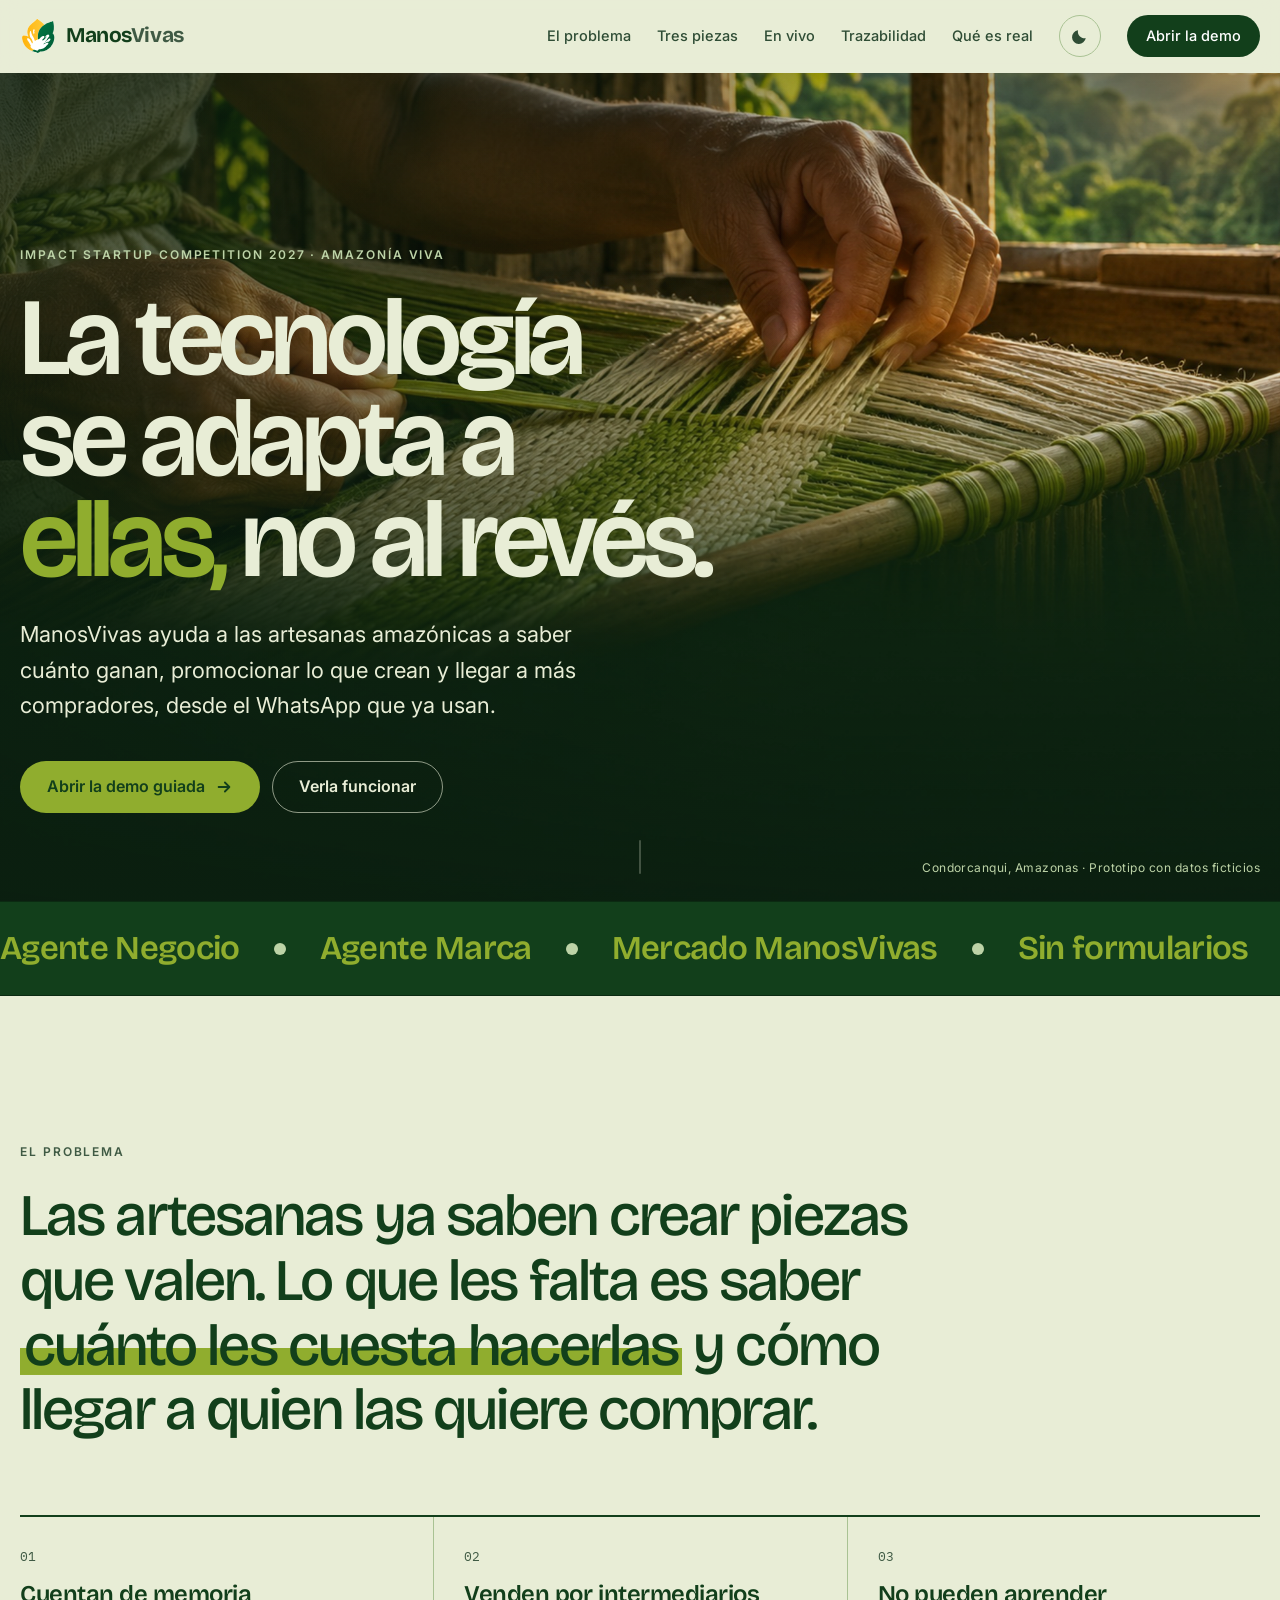
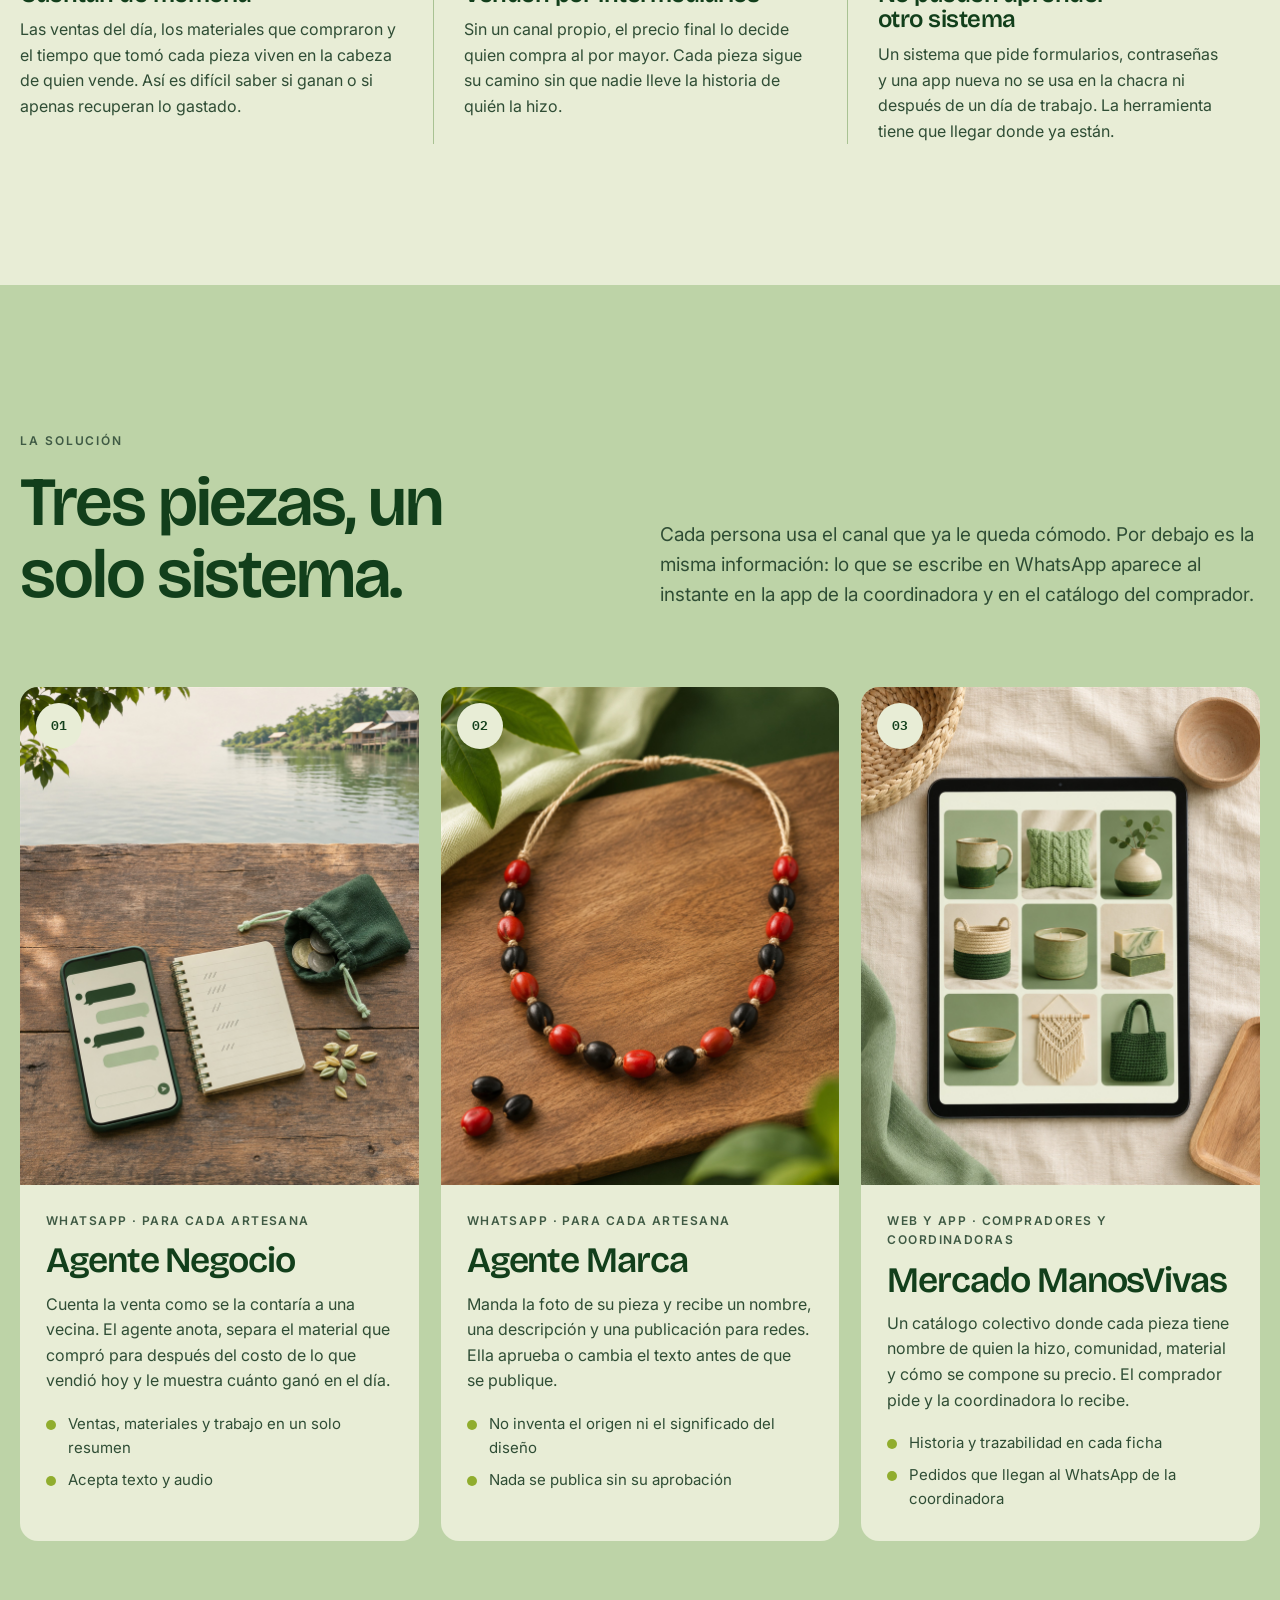
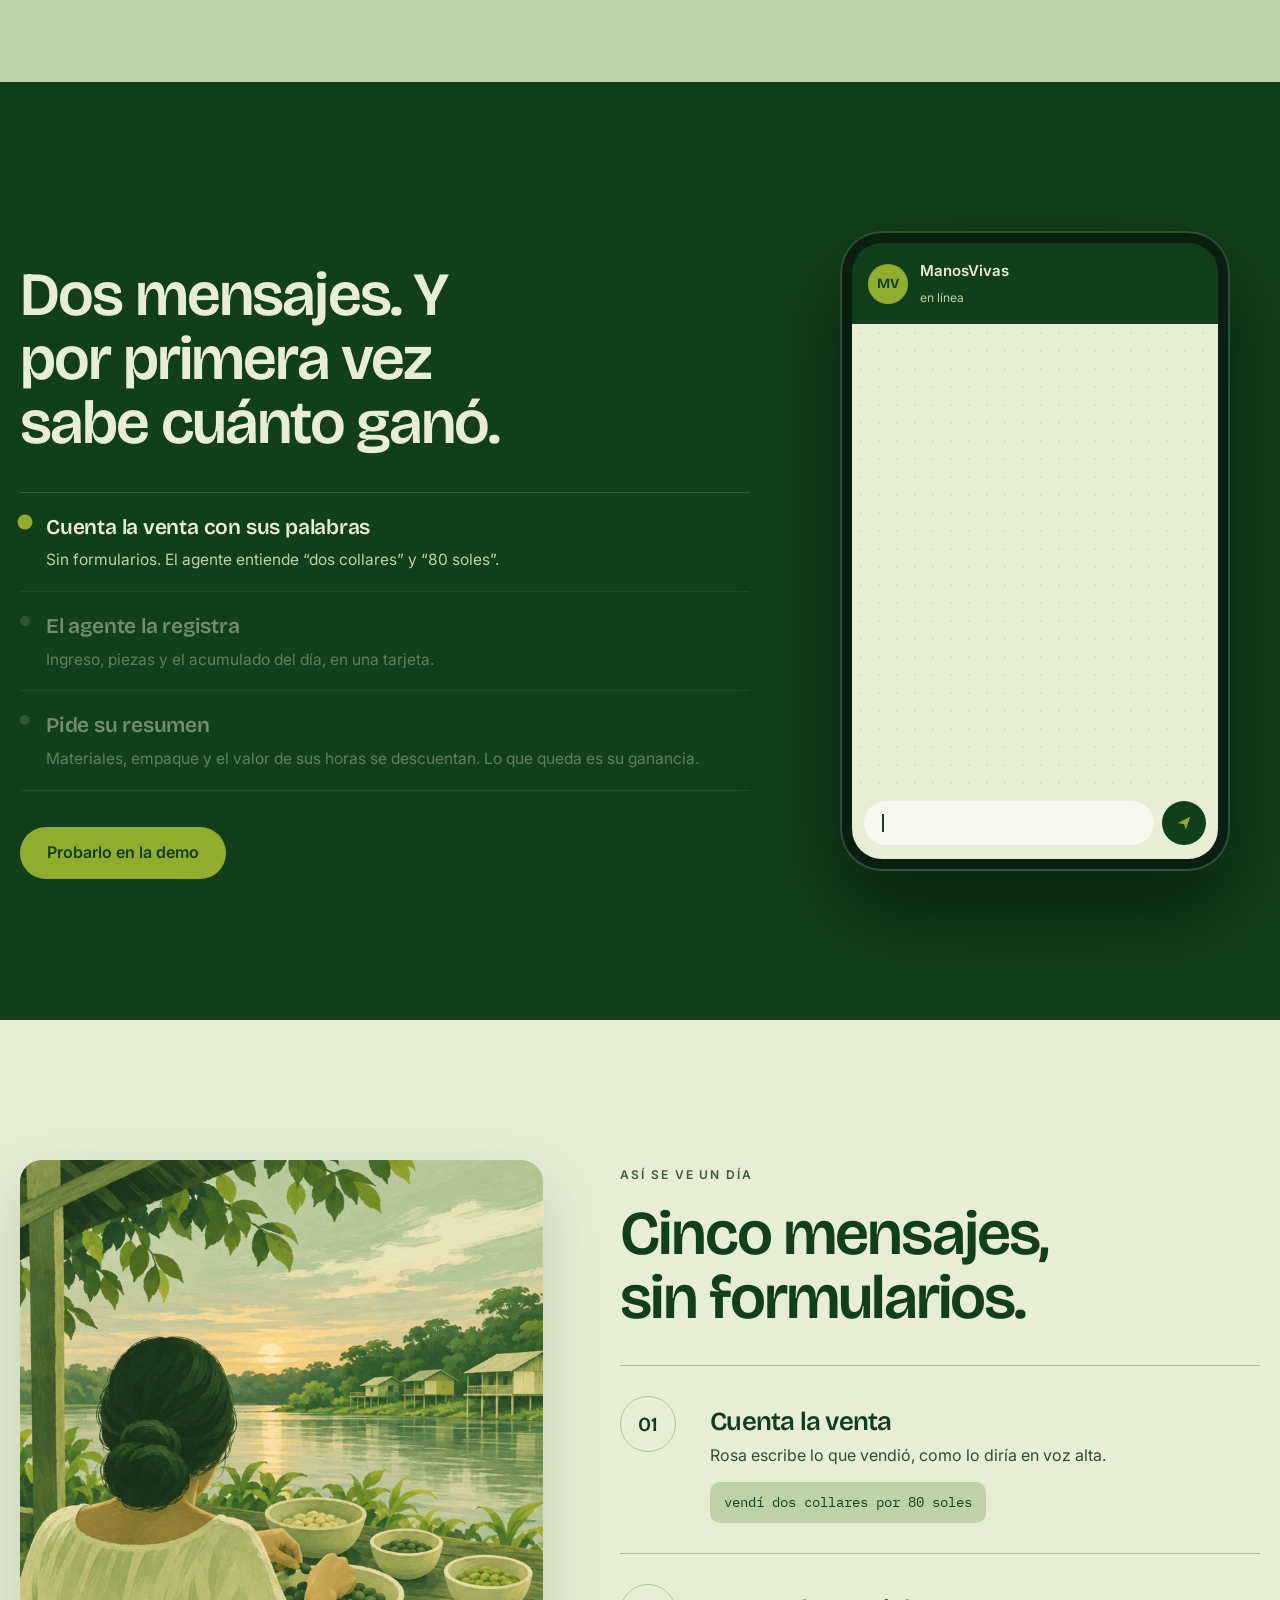
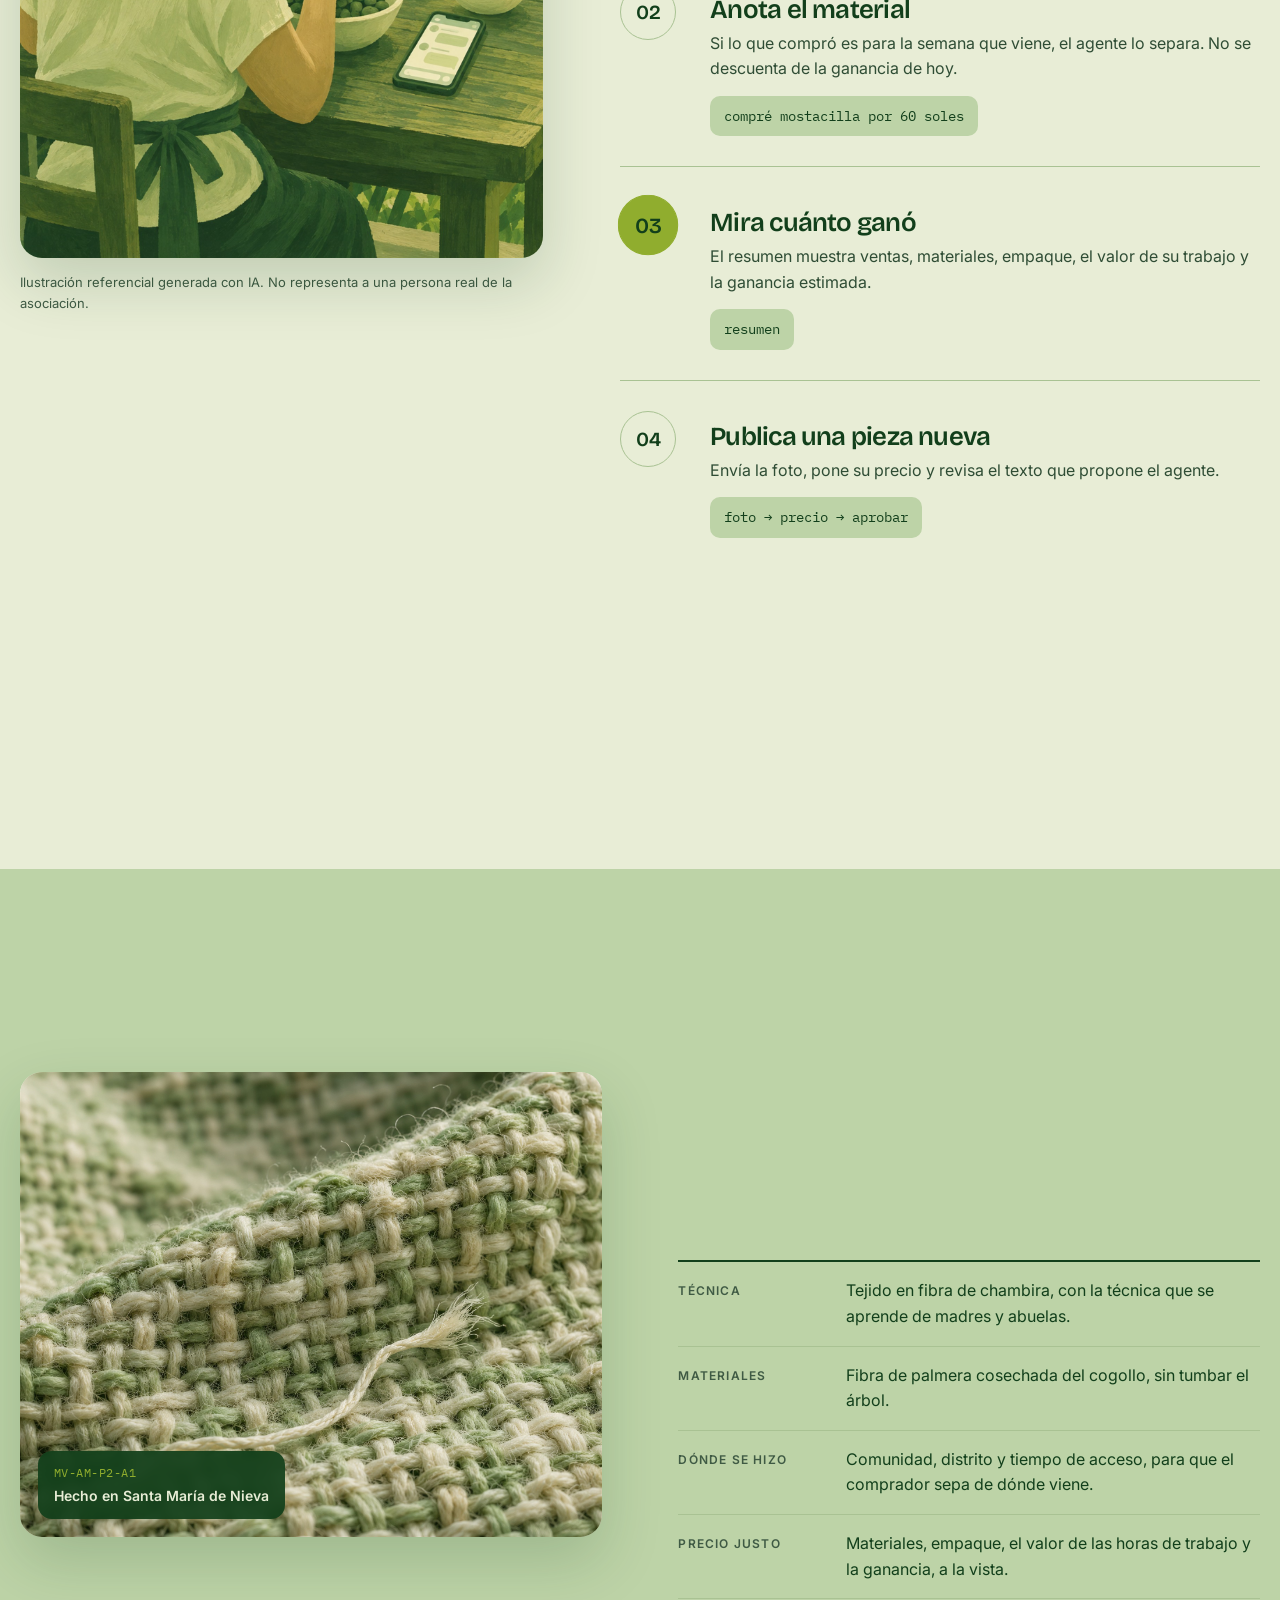
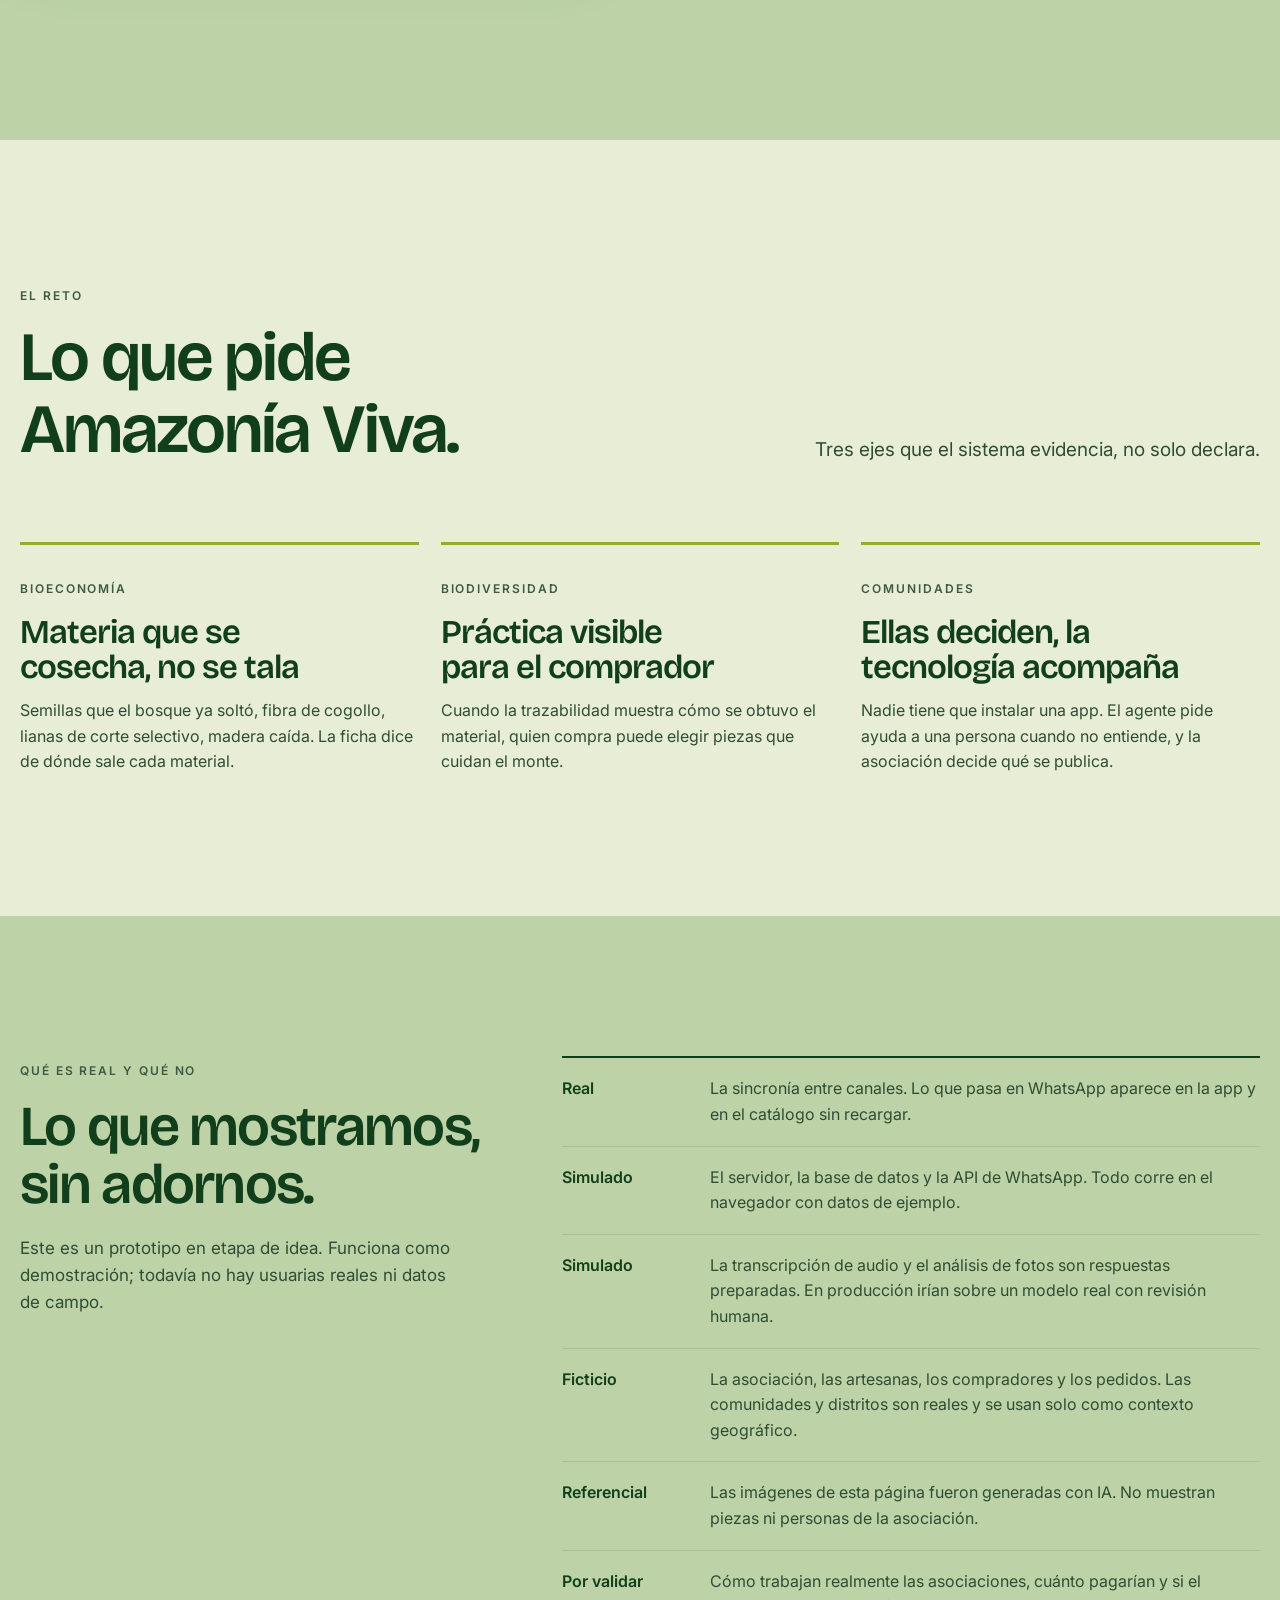
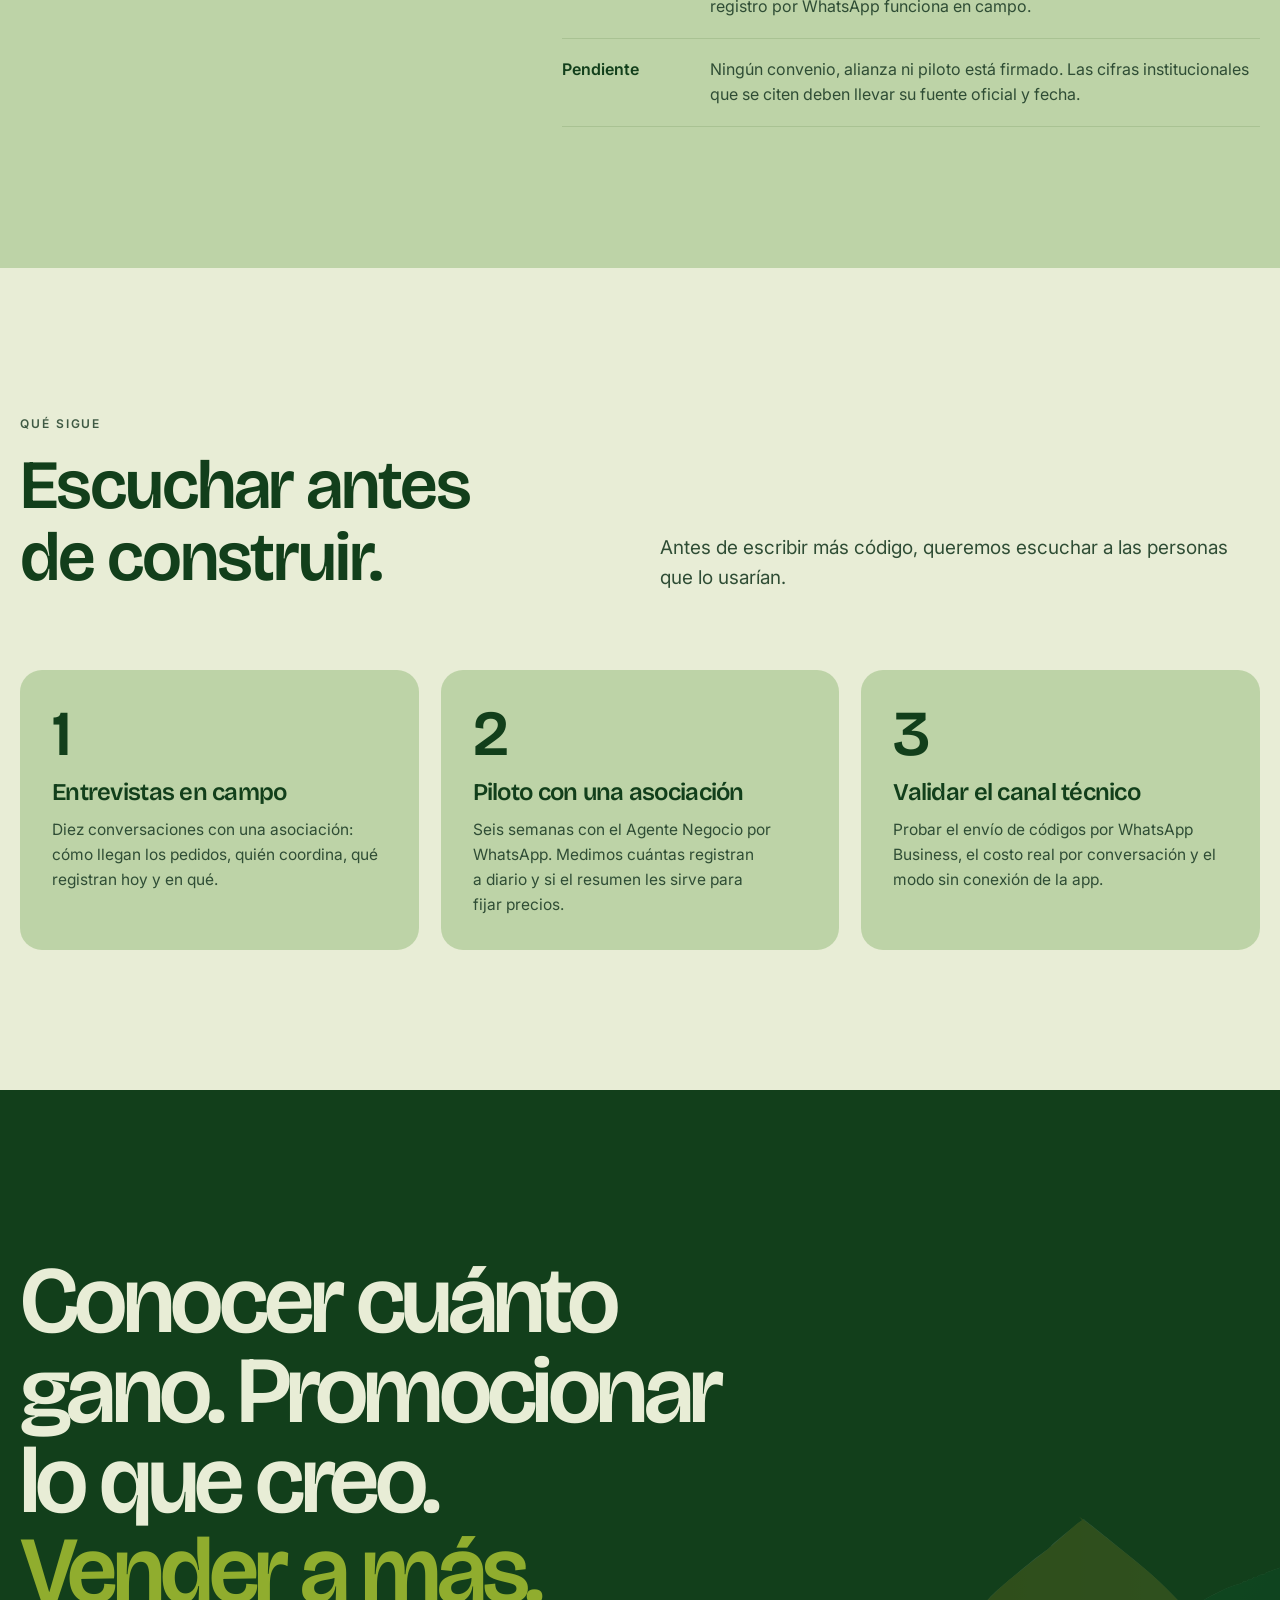
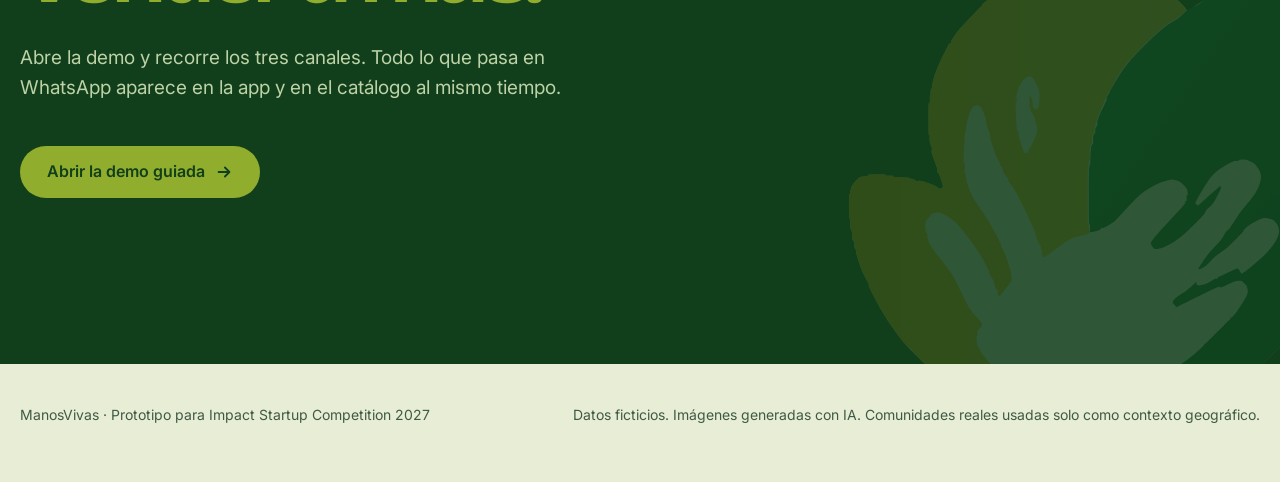
<file: index.html>
﻿<!doctype html>
<html lang="es-PE">
<head>
<meta charset="utf-8">
<meta name="viewport" content="width=device-width, initial-scale=1, viewport-fit=cover">
<meta name="claude:viewport-fit-sides" content="cover">
<title>ManosVivas</title>
<meta name="description" content="ManosVivas ayuda a las artesanas amazónicas a registrar sus ventas, promocionar sus piezas y llegar a más compradores, desde el WhatsApp que ya usan.">
<meta property="og:title" content="ManosVivas">
<meta property="og:description" content="La tecnología se adapta a ellas, no al revés.">
<link rel="icon" type="image/svg+xml" href="img/Logo_vector.svg">
<link rel="preconnect" href="https://fonts.googleapis.com">
<link rel="preconnect" href="https://fonts.gstatic.com" crossorigin>
<link rel="stylesheet" href="https://fonts.googleapis.com/css2?family=Bricolage+Grotesque:opsz,wght@12..96,400;12..96,500;12..96,600;12..96,700&family=IBM+Plex+Mono:wght@400;500;600&family=Inter:wght@400;500;600&display=swap">
<link rel="stylesheet" href="css/landing.css">
<script>
// Antes de pintar, para que no parpadee al recargar con tema fijado.
document.documentElement.classList.add('js');
try {
  var t = localStorage.getItem('manosvivas.tema');
  if (t === 'claro') document.documentElement.setAttribute('data-theme', 'light');
  else if (t === 'oscuro') document.documentElement.setAttribute('data-theme', 'dark');
} catch (e) {}
</script>
</head>
<body>

<div class="progreso" aria-hidden="true"><i id="progreso"></i></div>

<header class="cabecera" id="cabecera">
  <div class="contenedor cabecera__in">
    <a class="marca" href="#inicio" aria-label="ManosVivas, inicio">
      <img class="marca__logo" src="img/Logo_vector.svg" alt="" width="36" height="36">
      <span>Manos<span>Vivas</span></span>
    </a>
    <nav class="menu" aria-label="Secciones">
      <a href="#problema">El problema</a>
      <a href="#piezas">Tres piezas</a>
      <a href="#en-vivo">En vivo</a>
      <a href="#trazabilidad">Trazabilidad</a>
      <a href="#honestidad">Qué es real</a>
      <span class="menu__tema" id="menu-tema"></span>
      <a class="btn btn--sel" href="demo.html">Abrir la demo</a>
    </nav>
  </div>
</header>

<main id="inicio">

  <!-- PORTADA -->
  <section class="portada">
    <div class="portada__fondo falta" data-falta="img/portada.jpg">
      <img class="portada__img" src="img/portada.jpg" alt="Manos de una artesana tejiendo fibra natural en verde y crema frente al bosque" onerror="this.remove()">
    </div>
    <div class="portada__in">
      <span class="rotulo entra" style="--d:100ms">Impact Startup Competition 2027 · Amazonía Viva</span>
      <h1 class="titular" aria-label="La tecnología se adapta a ellas, no al revés.">
        <span class="w" style="--i:0" aria-hidden="true">La</span>
        <span class="w" style="--i:1" aria-hidden="true">tecnología</span>
        <span class="w" style="--i:2" aria-hidden="true">se</span>
        <span class="w" style="--i:3" aria-hidden="true">adapta</span>
        <span class="w" style="--i:4" aria-hidden="true">a</span>
        <span class="w w--acento" style="--i:5" aria-hidden="true">ellas,</span>
        <span class="w" style="--i:6" aria-hidden="true">no</span>
        <span class="w" style="--i:7" aria-hidden="true">al</span>
        <span class="w" style="--i:8" aria-hidden="true">revés.</span>
      </h1>
      <p class="portada__lead entra" style="--d:900ms">ManosVivas ayuda a las artesanas amazónicas a saber cuánto ganan, promocionar lo que crean y llegar a más compradores, desde el WhatsApp que ya usan.</p>
      <div class="portada__acc entra" style="--d:1100ms">
        <a class="btn btn--matcha" href="demo.html">
          Abrir la demo guiada
          <svg viewBox="0 0 20 20" aria-hidden="true"><path d="M4 10h11M11 5l5 5-5 5" fill="none" stroke="currentColor" stroke-width="2" stroke-linecap="round" stroke-linejoin="round"/></svg>
        </a>
        <a class="btn btn--fantasma" href="#en-vivo">Verla funcionar</a>
      </div>
    </div>
    <a class="portada__bajar" href="#problema" aria-label="Bajar a la propuesta">
      <span></span>
    </a>
    <p class="portada__pie">Condorcanqui, Amazonas · Prototipo con datos ficticios</p>
  </section>

  <!-- FRANJA -->
  <div class="franja" aria-hidden="true">
    <div class="franja__pista">
      <span>Agente Negocio</span><i></i><span>Agente Marca</span><i></i><span>Mercado ManosVivas</span><i></i><span>Sin formularios</span><i></i><span>Sin contraseñas</span><i></i><span>Desde su WhatsApp</span><i></i>
      <span>Agente Negocio</span><i></i><span>Agente Marca</span><i></i><span>Mercado ManosVivas</span><i></i><span>Sin formularios</span><i></i><span>Sin contraseñas</span><i></i><span>Desde su WhatsApp</span><i></i>
    </div>
  </div>

  <!-- PROBLEMA -->
  <section class="seccion" id="problema">
    <div class="contenedor">
      <span class="rotulo rev">El problema</span>
      <p class="frase rev">Las artesanas ya saben crear piezas que valen. Lo que les falta es saber <em>cuánto les cuesta hacerlas</em> y cómo llegar a quien las quiere comprar.</p>
      <div class="problema__cols">
        <div class="problema__col rev">
          <span class="problema__n">01</span>
          <h3>Cuentan de memoria</h3>
          <p>Las ventas del día, los materiales que compraron y el tiempo que tomó cada pieza viven en la cabeza de quien vende. Así es difícil saber si ganan o si apenas recuperan lo gastado.</p>
        </div>
        <div class="problema__col rev">
          <span class="problema__n">02</span>
          <h3>Venden por intermediarios</h3>
          <p>Sin un canal propio, el precio final lo decide quien compra al por mayor. Cada pieza sigue su camino sin que nadie lleve la historia de quién la hizo.</p>
        </div>
        <div class="problema__col rev">
          <span class="problema__n">03</span>
          <h3>No pueden aprender otro sistema</h3>
          <p>Un sistema que pide formularios, contraseñas y una app nueva no se usa en la chacra ni después de un día de trabajo. La herramienta tiene que llegar donde ya están.</p>
        </div>
      </div>
    </div>
  </section>

  <!-- TRES PIEZAS -->
  <section class="seccion seccion--menta" id="piezas">
    <div class="contenedor">
      <div class="encabezado">
        <div>
          <span class="rotulo rev">La solución</span>
          <h2 class="rev">Tres piezas, un solo sistema.</h2>
        </div>
        <p class="rev">Cada persona usa el canal que ya le queda cómodo. Por debajo es la misma información: lo que se escribe en WhatsApp aparece al instante en la app de la coordinadora y en el catálogo del comprador.</p>
      </div>
      <div class="piezas">
        <article class="pieza rev">
          <div class="pieza__img revela falta" data-falta="img/pilar-negocio.jpg">
            <img src="img/pilar-negocio.jpg" alt="Teléfono con un chat, cuaderno con cuentas, bolsa de monedas y semillas sobre una mesa junto al río" loading="lazy" onerror="this.remove()">
            <span class="pieza__num">01</span>
          </div>
          <div class="pieza__cuerpo">
            <span class="pieza__canal">WhatsApp · para cada artesana</span>
            <h3>Agente Negocio</h3>
            <p>Cuenta la venta como se la contaría a una vecina. El agente anota, separa el material que compró para después del costo de lo que vendió hoy y le muestra cuánto ganó en el día.</p>
            <ul>
              <li>Ventas, materiales y trabajo en un solo resumen</li>
              <li>Acepta texto y audio</li>
            </ul>
          </div>
        </article>
        <article class="pieza rev" style="--retraso:120ms">
          <div class="pieza__img revela falta" data-falta="img/pilar-marca.jpg">
            <img src="img/pilar-marca.jpg" alt="Collar de semillas rojas y negras sobre una tabla de madera" loading="lazy" onerror="this.remove()">
            <span class="pieza__num">02</span>
          </div>
          <div class="pieza__cuerpo">
            <span class="pieza__canal">WhatsApp · para cada artesana</span>
            <h3>Agente Marca</h3>
            <p>Manda la foto de su pieza y recibe un nombre, una descripción y una publicación para redes. Ella aprueba o cambia el texto antes de que se publique.</p>
            <ul>
              <li>No inventa el origen ni el significado del diseño</li>
              <li>Nada se publica sin su aprobación</li>
            </ul>
          </div>
        </article>
        <article class="pieza rev" style="--retraso:240ms">
          <div class="pieza__img revela falta" data-falta="img/pilar-mercado.jpg">
            <img src="img/pilar-mercado.jpg" alt="Tableta mostrando un catálogo de piezas hechas a mano en tonos verdes y crema" loading="lazy" onerror="this.remove()">
            <span class="pieza__num">03</span>
          </div>
          <div class="pieza__cuerpo">
            <span class="pieza__canal">Web y app · compradores y coordinadoras</span>
            <h3>Mercado ManosVivas</h3>
            <p>Un catálogo colectivo donde cada pieza tiene nombre de quien la hizo, comunidad, material y cómo se compone su precio. El comprador pide y la coordinadora lo recibe.</p>
            <ul>
              <li>Historia y trazabilidad en cada ficha</li>
              <li>Pedidos que llegan al WhatsApp de la coordinadora</li>
            </ul>
          </div>
        </article>
      </div>
    </div>
  </section>

  <!-- EN VIVO -->
  <section class="seccion seccion--oscura" id="en-vivo">
    <div class="contenedor vivo">
      <div class="vivo__texto">
        <span class="rotulo rev">En vivo</span>
        <h2 class="rev">Dos mensajes. Y por primera vez sabe cuánto ganó.</h2>
        <ol class="vivo__fases" id="fases">
          <li class="fase" data-fase="0">
            <b>Cuenta la venta con sus palabras</b>
            <span>Sin formularios. El agente entiende “dos collares” y “80 soles”.</span>
          </li>
          <li class="fase" data-fase="1">
            <b>El agente la registra</b>
            <span>Ingreso, piezas y el acumulado del día, en una tarjeta.</span>
          </li>
          <li class="fase" data-fase="2">
            <b>Pide su resumen</b>
            <span>Materiales, empaque y el valor de sus horas se descuentan. Lo que queda es su ganancia.</span>
          </li>
        </ol>
        <a class="btn btn--matcha rev" href="demo.html">Probarlo en la demo</a>
      </div>

      <div class="telefono-m rev" id="telefono" aria-label="Animación de una conversación con el Agente Negocio">
        <div class="telefono-m__barra">
          <span class="telefono-m__av" aria-hidden="true">MV</span>
          <div><b>ManosVivas</b><small id="tm-estado">en línea</small></div>
        </div>
        <div class="telefono-m__hilo" id="tm-hilo" aria-live="off"></div>
        <div class="telefono-m__pie">
          <div class="telefono-m__caja" id="tm-caja"><span id="tm-texto"></span><i class="cursor"></i></div>
          <span class="telefono-m__enviar" aria-hidden="true">
            <svg viewBox="0 0 20 20"><path d="M3 10l14-7-5 14-2-6z" fill="currentColor"/></svg>
          </span>
        </div>
      </div>
    </div>
  </section>

  <!-- UN DÍA -->
  <section class="seccion" id="dia">
    <div class="contenedor dia">
      <figure class="dia__figura">
        <div class="marco revela rev falta" data-falta="img/rosa-dia.jpg">
          <img src="img/rosa-dia.jpg" alt="Ilustración de una artesana de espaldas separando semillas junto al río al atardecer, con su teléfono en la mesa" loading="lazy" onerror="this.remove()">
        </div>
        <figcaption>Ilustración referencial generada con IA. No representa a una persona real de la asociación.</figcaption>
      </figure>
      <div>
        <span class="rotulo rev">Así se ve un día</span>
        <h2 class="rev dia__titulo">Cinco mensajes, sin formularios.</h2>
        <ol class="pasos" id="pasos">
          <li class="paso rev">
            <span class="paso__n">01</span>
            <div>
              <h3>Cuenta la venta</h3>
              <p>Rosa escribe lo que vendió, como lo diría en voz alta.</p>
              <code>vendí dos collares por 80 soles</code>
            </div>
          </li>
          <li class="paso rev">
            <span class="paso__n">02</span>
            <div>
              <h3>Anota el material</h3>
              <p>Si lo que compró es para la semana que viene, el agente lo separa. No se descuenta de la ganancia de hoy.</p>
              <code>compré mostacilla por 60 soles</code>
            </div>
          </li>
          <li class="paso rev">
            <span class="paso__n">03</span>
            <div>
              <h3>Mira cuánto ganó</h3>
              <p>El resumen muestra ventas, materiales, empaque, el valor de su trabajo y la ganancia estimada.</p>
              <code>resumen</code>
            </div>
          </li>
          <li class="paso rev">
            <span class="paso__n">04</span>
            <div>
              <h3>Publica una pieza nueva</h3>
              <p>Envía la foto, pone su precio y revisa el texto que propone el agente.</p>
              <code>foto → precio → aprobar</code>
            </div>
          </li>
          <li class="paso rev">
            <span class="paso__n">05</span>
            <div>
              <h3>Recibe pedidos sin salir de casa</h3>
              <p>La coordinadora confirma el pedido en la app. Si un audio no se entiende bien, lo escucha una persona, no el sistema.</p>
            </div>
          </li>
        </ol>
      </div>
    </div>
  </section>

  <!-- TRAZABILIDAD -->
  <section class="seccion seccion--menta" id="trazabilidad">
    <div class="contenedor traza">
      <div class="traza__img revela rev falta" data-falta="img/pieza-trazabilidad.jpg">
        <img src="img/pieza-trazabilidad.jpg" alt="Detalle de un tejido en fibra natural, crema y verde, con una hebra suelta" loading="lazy" onerror="this.remove()">
        <div class="traza__sello" aria-hidden="true">
          <span>MV-AM-P2-A1</span>
          <b>Hecho en Santa María de Nieva</b>
        </div>
      </div>
      <div>
        <span class="rotulo rev">Trazabilidad</span>
        <h2 class="rev">Quién la hizo, de dónde viene y cuánto vale su trabajo.</h2>
        <dl class="traza__lista rev">
          <div class="traza__fila"><dt>Técnica</dt><dd>Tejido en fibra de chambira, con la técnica que se aprende de madres y abuelas.</dd></div>
          <div class="traza__fila"><dt>Materiales</dt><dd>Fibra de palmera cosechada del cogollo, sin tumbar el árbol.</dd></div>
          <div class="traza__fila"><dt>Dónde se hizo</dt><dd>Comunidad, distrito y tiempo de acceso, para que el comprador sepa de dónde viene.</dd></div>
          <div class="traza__fila"><dt>Precio justo</dt><dd>Materiales, empaque, el valor de las horas de trabajo y la ganancia, a la vista.</dd></div>
        </dl>
      </div>
    </div>
  </section>

  <!-- EJES -->
  <section class="seccion" id="ejes">
    <div class="contenedor">
      <div class="encabezado">
        <div>
          <span class="rotulo rev">El reto</span>
          <h2 class="rev">Lo que pide Amazonía Viva.</h2>
        </div>
        <p class="rev">Tres ejes que el sistema evidencia, no solo declara.</p>
      </div>
      <div class="ejes">
        <div class="eje rev">
          <span class="eje__barra"></span>
          <span class="rotulo">Bioeconomía</span>
          <h3>Materia que se cosecha, no se tala</h3>
          <p>Semillas que el bosque ya soltó, fibra de cogollo, lianas de corte selectivo, madera caída. La ficha dice de dónde sale cada material.</p>
        </div>
        <div class="eje rev" style="--retraso:120ms">
          <span class="eje__barra"></span>
          <span class="rotulo">Biodiversidad</span>
          <h3>Práctica visible para el comprador</h3>
          <p>Cuando la trazabilidad muestra cómo se obtuvo el material, quien compra puede elegir piezas que cuidan el monte.</p>
        </div>
        <div class="eje rev" style="--retraso:240ms">
          <span class="eje__barra"></span>
          <span class="rotulo">Comunidades</span>
          <h3>Ellas deciden, la tecnología acompaña</h3>
          <p>Nadie tiene que instalar una app. El agente pide ayuda a una persona cuando no entiende, y la asociación decide qué se publica.</p>
        </div>
      </div>
    </div>
  </section>

  <!-- HONESTIDAD -->
  <section class="seccion seccion--menta" id="honestidad">
    <div class="contenedor honesto">
      <div>
        <span class="rotulo rev">Qué es real y qué no</span>
        <h2 class="rev honesto__titulo">Lo que mostramos, sin adornos.</h2>
        <p class="rev honesto__intro">Este es un prototipo en etapa de idea. Funciona como demostración; todavía no hay usuarias reales ni datos de campo.</p>
      </div>
      <ul class="rev">
        <li><b>Real</b><span>La sincronía entre canales. Lo que pasa en WhatsApp aparece en la app y en el catálogo sin recargar.</span></li>
        <li><b>Simulado</b><span>El servidor, la base de datos y la API de WhatsApp. Todo corre en el navegador con datos de ejemplo.</span></li>
        <li><b>Simulado</b><span>La transcripción de audio y el análisis de fotos son respuestas preparadas. En producción irían sobre un modelo real con revisión humana.</span></li>
        <li><b>Ficticio</b><span>La asociación, las artesanas, los compradores y los pedidos. Las comunidades y distritos son reales y se usan solo como contexto geográfico.</span></li>
        <li><b>Referencial</b><span>Las imágenes de esta página fueron generadas con IA. No muestran piezas ni personas de la asociación.</span></li>
        <li><b>Por validar</b><span>Cómo trabajan realmente las asociaciones, cuánto pagarían y si el registro por WhatsApp funciona en campo.</span></li>
        <li><b>Pendiente</b><span>Ningún convenio, alianza ni piloto está firmado. Las cifras institucionales que se citen deben llevar su fuente oficial y fecha.</span></li>
      </ul>
    </div>
  </section>

  <!-- PRÓXIMOS PASOS -->
  <section class="seccion" id="siguiente">
    <div class="contenedor">
      <div class="encabezado">
        <div>
          <span class="rotulo rev">Qué sigue</span>
          <h2 class="rev">Escuchar antes de construir.</h2>
        </div>
        <p class="rev">Antes de escribir más código, queremos escuchar a las personas que lo usarían.</p>
      </div>
      <div class="hitos">
        <article class="hito rev">
          <span class="hito__n">1</span>
          <h3>Entrevistas en campo</h3>
          <p>Diez conversaciones con una asociación: cómo llegan los pedidos, quién coordina, qué registran hoy y en qué.</p>
        </article>
        <article class="hito rev" style="--retraso:120ms">
          <span class="hito__n">2</span>
          <h3>Piloto con una asociación</h3>
          <p>Seis semanas con el Agente Negocio por WhatsApp. Medimos cuántas registran a diario y si el resumen les sirve para fijar precios.</p>
        </article>
        <article class="hito rev" style="--retraso:240ms">
          <span class="hito__n">3</span>
          <h3>Validar el canal técnico</h3>
          <p>Probar el envío de códigos por WhatsApp Business, el costo real por conversación y el modo sin conexión de la app.</p>
        </article>
      </div>
    </div>
  </section>

  <!-- CIERRE -->
  <section class="cierre">
    <div class="contenedor cierre__in">
      <h2 class="rev">Conocer cuánto gano. Promocionar lo que creo. <em>Vender a más.</em></h2>
      <p class="rev">Abre la demo y recorre los tres canales. Todo lo que pasa en WhatsApp aparece en la app y en el catálogo al mismo tiempo.</p>
      <div class="cierre__acc rev">
        <a class="btn btn--matcha" href="demo.html">
          Abrir la demo guiada
          <svg viewBox="0 0 20 20" aria-hidden="true"><path d="M4 10h11M11 5l5 5-5 5" fill="none" stroke="currentColor" stroke-width="2" stroke-linecap="round" stroke-linejoin="round"/></svg>
        </a>
      </div>
    </div>
    <img class="cierre__hoja" src="img/Logo_vector.svg" alt="" aria-hidden="true">
  </section>

</main>

<footer class="pie">
  <div class="contenedor pie__in">
    <span>ManosVivas · Prototipo para Impact Startup Competition 2027</span>
    <span>Datos ficticios. Imágenes generadas con IA. Comunidades reales usadas solo como contexto geográfico.</span>
  </div>
</footer>

<script src="js/tema.js"></script>
<script src="js/landing.js"></script>
</body>
</html>
</file>
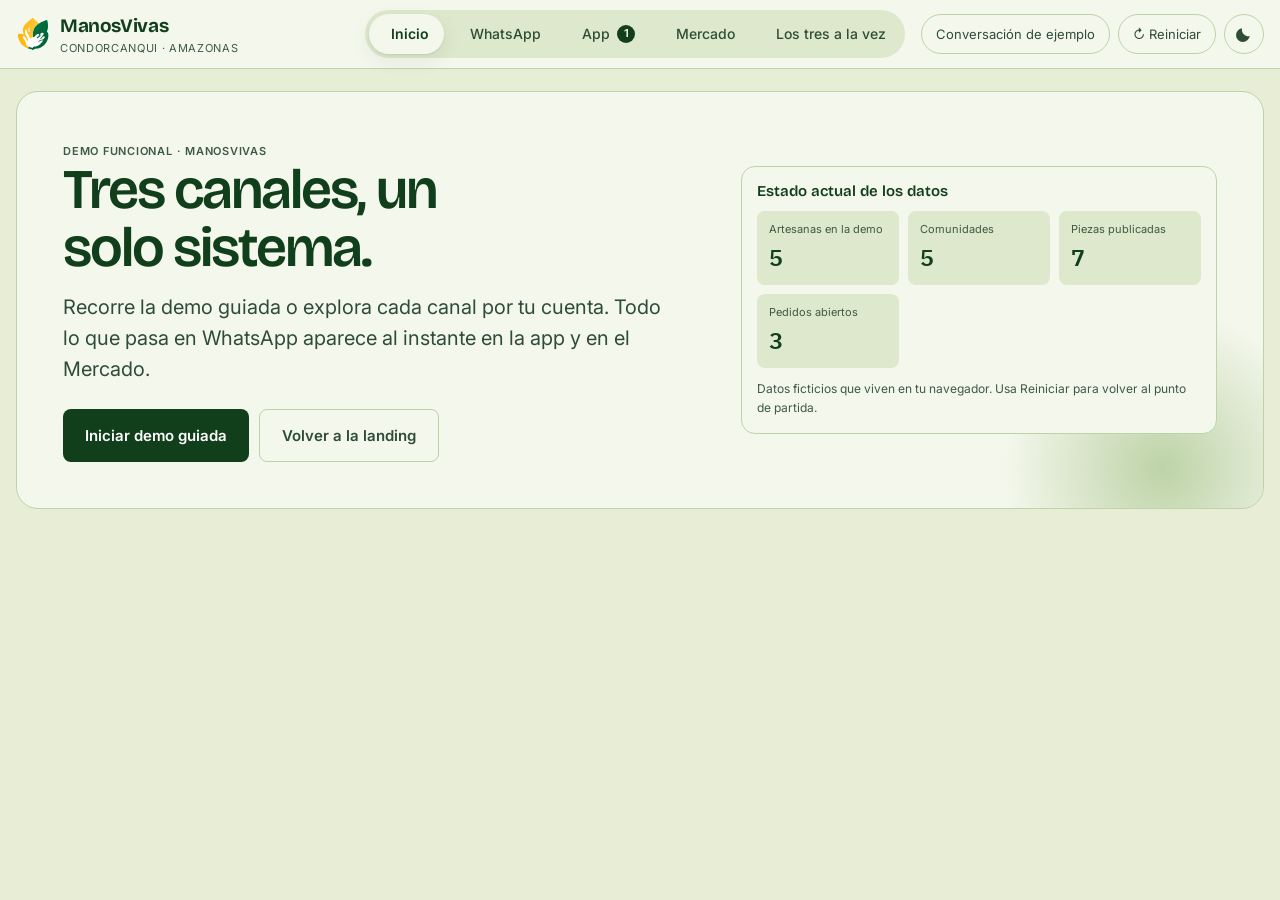
<file: demo.html>
<!doctype html>
<html lang="es-PE">
<head>
<meta name="viewport" content="width=device-width, initial-scale=1, viewport-fit=cover">
<meta charset="utf-8">
<title>ManosVivas · Demo</title>
<meta name="claude:viewport-fit-sides" content="cover">
<meta name="description" content="Prototipo navegable de ManosVivas: Agente Negocio, Agente Marca y Mercado, sincronizados en vivo.">
<link rel="icon" type="image/svg+xml" href="img/Logo_vector.svg">
<link rel="preconnect" href="https://fonts.googleapis.com">
<link rel="preconnect" href="https://fonts.gstatic.com" crossorigin>
<link rel="stylesheet" href="https://fonts.googleapis.com/css2?family=Bricolage+Grotesque:opsz,wght@12..96,500;12..96,600;12..96,700&family=IBM+Plex+Mono:wght@400;600;700&family=Inter:wght@400;500;600;700&display=swap">
<link rel="stylesheet" href="css/estilos.css">
<script>
// Antes de pintar, para que no parpadee al recargar con tema fijado.
try {
  var t = localStorage.getItem('manosvivas.tema');
  if (t === 'claro') document.documentElement.setAttribute('data-theme', 'light');
  else if (t === 'oscuro') document.documentElement.setAttribute('data-theme', 'dark');
} catch (e) {}
</script>
</head>
<body>

<div id="app-raiz"></div>

<noscript>
  <div style="padding:32px;font-family:system-ui">
    <h1>ManosVivas</h1>
    <p>Este prototipo necesita JavaScript para funcionar. Actívalo y recarga la página.</p>
  </div>
</noscript>

<script src="js/tema.js"></script>
<script src="js/semilla.js"></script>
<script src="js/almacen.js"></script>
<script src="js/ui.js"></script>
<script src="js/agente.js"></script>
<script src="js/canal-whatsapp.js"></script>
<script src="js/canal-app.js"></script>
<script src="js/canal-mercado.js"></script>
<script src="js/main.js"></script>
</body>
</html>
</file>
<file: css/landing.css>
﻿/* ManosVivas · Landing
 * Paleta de marca: verde oscuro #123F1B, menta #BDD3A7, crema #E8EDD6, matcha #90AD2E.
 * Matcha es relleno y resaltado; nunca texto sobre crema (contraste 2,1).
 * Concepto: tela y bosque. Titulares grandes, imagen generosa, un teléfono que
 * cuenta la historia solo. Toda animación respeta prefers-reduced-motion.
 */

:root {
  --papel: #E8EDD6;
  --papel-2: #BDD3A7;
  --tinta: #123F1B;
  --tinta-2: #2F4D35;
  --tinta-3: #3F5A44;
  --selva: #123F1B;
  --selva-2: #0B2A12;
  --matcha: #90AD2E;
  --menta: #BDD3A7;
  --crema: #E8EDD6;
  --oscuro: #123F1B;
  --noche: #0B1F10;
  --linea: #A9C293;
  --sombra: 0 24px 60px rgba(18, 63, 27, .18);
  --display: 'Bricolage Grotesque', 'Segoe UI', system-ui, sans-serif;
  --texto: 'Inter', system-ui, -apple-system, 'Segoe UI', sans-serif;
  --mono: 'IBM Plex Mono', ui-monospace, 'Cascadia Mono', monospace;
  --curva: cubic-bezier(.2, .7, .2, 1);
  color-scheme: light;
}

@media (prefers-color-scheme: dark) {
  :root:not([data-theme="light"]) {
    --papel: #0B1F10;
    --papel-2: #15301B;
    --tinta: #E8EDD6;
    --tinta-2: #BDD3A7;
    --tinta-3: #9DB98A;
    --selva: #90AD2E;
    --selva-2: #A9C945;
    --linea: #2B5233;
    --sombra: 0 24px 60px rgba(0, 0, 0, .5);
    color-scheme: dark;
  }
}

:root[data-theme="dark"] {
  --papel: #0B1F10;
  --papel-2: #15301B;
  --tinta: #E8EDD6;
  --tinta-2: #BDD3A7;
  --tinta-3: #9DB98A;
  --selva: #90AD2E;
  --selva-2: #A9C945;
  --linea: #2B5233;
  --sombra: 0 24px 60px rgba(0, 0, 0, .5);
  color-scheme: dark;
}

* { box-sizing: border-box; }
html { scroll-behavior: smooth; }

body {
  margin: 0;
  background: var(--papel);
  color: var(--tinta);
  font-family: var(--texto);
  font-size: 17px;
  line-height: 1.6;
  -webkit-font-smoothing: antialiased;
  overflow-x: hidden;
}
body::before {
  content: ""; position: fixed; inset: 0 0 auto; height: env(safe-area-inset-top, 0px);
  z-index: 60; background: var(--papel);
}

h1, h2, h3, h4 { font-family: var(--display); font-weight: 600; text-wrap: balance; margin: 0; line-height: 1.04; letter-spacing: -.03em; }
p { margin: 0; text-wrap: pretty; }
a { color: inherit; }
img { max-width: 100%; display: block; }
:focus-visible { outline: 3px solid var(--matcha); outline-offset: 3px; border-radius: 4px; }

.contenedor {
  max-width: 1280px; margin: 0 auto;
  padding-left: max(20px, env(safe-area-inset-left, 0px));
  padding-right: max(20px, env(safe-area-inset-right, 0px));
}

.rotulo {
  display: inline-block;
  font-size: 12px; letter-spacing: .16em; text-transform: uppercase; font-weight: 600; color: var(--tinta-3);
}

/* ---------- progreso de lectura ---------- */
.progreso { position: fixed; z-index: 55; top: env(safe-area-inset-top, 0px); left: 0; right: 0; height: 3px; pointer-events: none; }
.progreso i { display: block; height: 100%; width: 100%; background: var(--matcha); transform-origin: 0 50%; transform: scaleX(0); }

/* ---------- botones ---------- */
.btn {
  display: inline-flex; align-items: center; gap: 10px; justify-content: center;
  min-height: 52px; padding: 0 26px; border-radius: 999px; text-decoration: none;
  font-weight: 600; font-size: 16px; border: 1.5px solid transparent; cursor: pointer;
  transition: background .25s, color .25s, border-color .25s, transform .2s var(--curva), box-shadow .25s;
}
.btn svg { width: 18px; height: 18px; flex: none; transition: transform .25s var(--curva); }
.btn:hover svg { transform: translateX(4px); }
.btn:active { transform: scale(.97); }
.btn--sel { background: var(--selva); color: #fff; }
.btn--sel:hover { background: var(--selva-2); }
:root[data-theme="dark"] .btn--sel { color: #0B1F10; }
@media (prefers-color-scheme: dark) { :root:not([data-theme="light"]) .btn--sel { color: #0B1F10; } }
.btn--matcha { background: var(--matcha); color: #123F1B; }
.btn--matcha:hover { background: #A2C03A; box-shadow: 0 10px 30px rgba(144, 173, 46, .35); }
.btn--fantasma { background: transparent; color: #E8EDD6; border-color: rgba(232, 237, 214, .6); }
.btn--fantasma:hover { background: #E8EDD6; color: #123F1B; border-color: #E8EDD6; }

/* ---------- cabecera ---------- */
.cabecera {
  position: sticky; top: env(safe-area-inset-top, 0px); z-index: 50;
  background: color-mix(in srgb, var(--papel) 90%, transparent);
  backdrop-filter: blur(12px); -webkit-backdrop-filter: blur(12px);
  border-bottom: 1px solid transparent;
  transition: border-color .3s;
}
.cabecera.con-linea { border-bottom-color: var(--linea); }
.cabecera__in { display: flex; align-items: center; justify-content: space-between; gap: 20px; min-height: 72px; }
.marca { display: flex; align-items: center; gap: 10px; text-decoration: none; font-family: var(--display); font-weight: 700; font-size: 21px; letter-spacing: -.02em; }
.marca__logo { width: 36px; height: 36px; flex: none; transition: transform .5s var(--curva); }
.marca:hover .marca__logo { transform: rotate(-8deg) scale(1.08); }
.marca > span > span { color: var(--tinta-3); }
.menu { display: flex; gap: 26px; align-items: center; }
.menu a { text-decoration: none; font-size: 14.5px; color: var(--tinta-2); font-weight: 500; position: relative; }
.menu a:not(.btn)::after {
  content: ""; position: absolute; left: 0; right: 0; bottom: -4px; height: 2px; background: var(--matcha);
  transform: scaleX(0); transform-origin: 0 50%; transition: transform .3s var(--curva);
}
.menu a:not(.btn):hover { color: var(--tinta); }
.menu a:not(.btn):hover::after { transform: scaleX(1); }
.menu .btn { min-height: 42px; padding: 0 18px; font-size: 14.5px; }
.menu__tema { display: flex; }
.boton-tema {
  width: 42px; height: 42px; flex: none; display: grid; place-items: center; cursor: pointer;
  border: 1.5px solid var(--linea); background: transparent; color: var(--tinta-2);
  border-radius: 50%; transition: border-color .2s, color .2s, transform .2s var(--curva);
}
.boton-tema:hover { border-color: var(--tinta); color: var(--tinta); transform: rotate(-12deg); }
.menu .btn--sel { color: #fff; }
:root[data-theme="dark"] .menu .btn--sel { color: #0B1F10; }
@media (prefers-color-scheme: dark) { :root:not([data-theme="light"]) .menu .btn--sel { color: #0B1F10; } }
@media (max-width: 900px) { .menu a:not(.btn) { display: none; } }

/* ---------- portada ---------- */
.portada {
  position: relative; min-height: min(calc(100svh - 72px), 900px);
  display: grid; align-items: end; color: #E8EDD6; overflow: hidden;
  background: #0B1F10;
}
/* más específico que .falta, que se declara después con position: relative */
.portada > .portada__fondo { position: absolute; inset: 0; overflow: hidden; }
.portada__img {
  position: absolute; inset: -4% 0 0; width: 100%; height: 104%; object-fit: cover; object-position: 60% 30%;
  animation: acerca 2.8s var(--curva) both;
  will-change: transform;
}
@keyframes acerca { from { transform: scale(1.14); filter: brightness(.6); } to { transform: scale(1); filter: brightness(1); } }
.portada::after {
  content: ""; position: absolute; inset: 0; pointer-events: none;
  background:
    linear-gradient(180deg, rgba(11,31,16,.35) 0%, rgba(11,31,16,0) 30%, rgba(11,31,16,.55) 62%, rgba(11,31,16,.94) 100%),
    linear-gradient(90deg, rgba(11,31,16,.7) 0%, rgba(11,31,16,0) 65%);
}
.portada__in {
  position: relative; z-index: 2; padding-top: 140px; padding-bottom: 88px;
  padding-left: max(20px, env(safe-area-inset-left, 0px));
  padding-right: max(20px, env(safe-area-inset-right, 0px));
  max-width: 1280px; margin: 0 auto; width: 100%;
}
.portada .rotulo { color: #BDD3A7; }
.titular {
  font-size: clamp(46px, 8.6vw, 124px); line-height: .92; letter-spacing: -.048em;
  margin-top: 20px; max-width: 12.5ch;
}
.w { display: inline-block; }
.w--acento { color: #90AD2E; }
.portada__lead { font-size: clamp(18px, 2vw, 22px); max-width: 44ch; margin-top: 26px; color: #E8EDD6; opacity: .92; }
.portada__acc { display: flex; gap: 12px; flex-wrap: wrap; margin-top: 38px; }
.portada__pie {
  position: absolute; z-index: 2; bottom: 24px; right: max(20px, env(safe-area-inset-right, 0px));
  font-size: 12px; color: #BDD3A7; letter-spacing: .04em; text-align: right;
}
.portada__bajar {
  position: absolute; z-index: 2; left: 50%; bottom: 22px; transform: translateX(-50%);
  width: 44px; height: 44px; display: grid; place-items: center; border-radius: 50%;
}
.portada__bajar span { width: 2px; height: 34px; background: rgba(232,237,214,.25); position: relative; overflow: hidden; border-radius: 2px; }
.portada__bajar span::after {
  content: ""; position: absolute; left: 0; right: 0; top: -40%; height: 40%; background: #90AD2E;
  animation: gota 1.8s ease-in-out infinite;
}
@keyframes gota { to { top: 100%; } }

/* entrada de la portada: corre una sola vez al cargar */
.js .w { opacity: 0; transform: translateY(.45em) rotate(2deg); animation: sube .95s var(--curva) forwards; animation-delay: calc(var(--i) * 75ms + 250ms); }
.js .entra { opacity: 0; transform: translateY(16px); animation: sube .9s var(--curva) forwards; animation-delay: var(--d, 0ms); }
@keyframes sube { to { opacity: 1; transform: none; } }

/* ---------- franja ---------- */
.franja { background: #123F1B; color: #90AD2E; overflow: hidden; border-block: 1px solid #0B2A12; }
.franja__pista {
  display: flex; align-items: center; gap: 34px; width: max-content; padding-block: 20px;
  font-family: var(--display); font-weight: 600; font-size: clamp(22px, 2.6vw, 34px); letter-spacing: -.02em;
  animation: desliza 38s linear infinite;
}
.franja__pista i { width: 12px; height: 12px; border-radius: 50%; background: #BDD3A7; flex: none; }
.franja:hover .franja__pista { animation-play-state: paused; }
@keyframes desliza { to { transform: translateX(-50%); } }

/* ---------- secciones ---------- */
.seccion { padding-block: clamp(84px, 11vw, 150px); position: relative; }
.seccion--menta { background: var(--papel-2); }
.seccion--oscura { background: #123F1B; color: #E8EDD6; overflow: hidden; }
.seccion--oscura .rotulo { color: #BDD3A7; }
.encabezado { display: grid; grid-template-columns: minmax(0, 1fr) minmax(0, 1fr); gap: 40px; align-items: end; margin-bottom: clamp(44px, 6vw, 76px); }
.encabezado h2 { font-size: clamp(38px, 5.4vw, 72px); margin-top: 14px; }
.encabezado p { color: var(--tinta-2); font-size: 19px; max-width: 50ch; justify-self: end; }
@media (max-width: 860px) { .encabezado { grid-template-columns: 1fr; } .encabezado p { justify-self: start; } }

/* ---------- problema ---------- */
.frase {
  font-family: var(--display); font-weight: 500; font-size: clamp(30px, 4.6vw, 62px);
  line-height: 1.1; letter-spacing: -.032em; max-width: 25ch; margin-top: 20px;
}
.frase em {
  font-style: normal; padding: 0 .06em;
  background-image: linear-gradient(var(--matcha), var(--matcha));
  background-repeat: no-repeat; background-position: 0 88%; background-size: 0% 38%;
  transition: background-size 1.2s var(--curva) .4s;
}
.frase.visto em, html:not(.js) .frase em { background-size: 100% 38%; }
.problema__cols { display: grid; grid-template-columns: repeat(3, minmax(0, 1fr)); margin-top: 72px; border-top: 2px solid var(--tinta); }
.problema__col { padding: 30px 30px 0 0; }
.problema__col + .problema__col { padding-left: 30px; border-left: 1px solid var(--linea); }
.problema__n { font-family: var(--mono); font-size: 13px; color: var(--tinta-3); display: block; margin-bottom: 14px; }
.problema__col h3 { font-size: 24px; margin-bottom: 10px; letter-spacing: -.02em; }
.problema__col p { color: var(--tinta-2); font-size: 16px; }
@media (max-width: 860px) {
  .problema__cols { grid-template-columns: 1fr; }
  .problema__col, .problema__col + .problema__col { padding: 26px 0; border-left: 0; border-bottom: 1px solid var(--linea); }
}

/* ---------- tres piezas ---------- */
.piezas { display: grid; grid-template-columns: repeat(3, minmax(0, 1fr)); gap: 22px; }
.pieza {
  display: flex; flex-direction: column; background: var(--papel); border-radius: 18px; overflow: hidden;
  transition: transform .5s var(--curva), box-shadow .5s var(--curva);
}
.pieza:hover { transform: translateY(-8px); box-shadow: var(--sombra); }
.pieza__img { position: relative; aspect-ratio: 4/5; background: var(--papel-2); overflow: hidden; }
.pieza__img img { width: 100%; height: 100%; object-fit: cover; transition: transform 1.2s var(--curva); }
.pieza:hover .pieza__img img { transform: scale(1.06); }
.pieza__num {
  position: absolute; z-index: 2; top: 16px; left: 16px; width: 46px; height: 46px; border-radius: 50%;
  display: grid; place-items: center; background: #E8EDD6; color: #123F1B;
  font-family: var(--mono); font-size: 13px; font-weight: 600;
}
.pieza__cuerpo { padding: 26px 26px 30px; display: flex; flex-direction: column; gap: 12px; flex: 1; }
.pieza__canal { font-size: 12px; letter-spacing: .12em; text-transform: uppercase; font-weight: 600; color: var(--tinta-3); }
.pieza h3 { font-size: clamp(28px, 2.8vw, 36px); }
.pieza p { color: var(--tinta-2); font-size: 16px; }
.pieza ul { margin: 6px 0 0; padding: 0; list-style: none; display: flex; flex-direction: column; gap: 8px; font-size: 15px; color: var(--tinta-2); }
.pieza li { padding-left: 22px; position: relative; }
.pieza li::before { content: ""; position: absolute; left: 0; top: .55em; width: 10px; height: 10px; border-radius: 50%; background: var(--matcha); }
@media (max-width: 960px) { .piezas { grid-template-columns: 1fr; } .pieza__img { aspect-ratio: 16/11; } }

/* ---------- en vivo ---------- */
.vivo { display: grid; grid-template-columns: minmax(0, 1fr) minmax(0, 420px); gap: clamp(40px, 7vw, 110px); align-items: center; }
.vivo h2 { font-size: clamp(36px, 4.8vw, 64px); margin: 14px 0 36px; max-width: 15ch; }
.vivo__fases { list-style: none; margin: 0 0 36px; padding: 0; display: flex; flex-direction: column; }
.fase {
  display: flex; flex-direction: column; gap: 4px; padding: 18px 0 18px 26px; position: relative;
  border-top: 1px solid rgba(189, 211, 167, .2); opacity: .45; transition: opacity .5s;
}
.fase:last-child { border-bottom: 1px solid rgba(189, 211, 167, .2); }
.fase::before {
  content: ""; position: absolute; left: 0; top: 24px; width: 10px; height: 10px; border-radius: 50%;
  background: rgba(189, 211, 167, .35); transition: background .4s, transform .4s var(--curva);
}
.fase b { font-family: var(--display); font-size: 21px; font-weight: 600; letter-spacing: -.01em; }
.fase span { font-size: 15.5px; color: #BDD3A7; }
.fase.activa { opacity: 1; }
.fase.activa::before { background: #90AD2E; transform: scale(1.5); }
@media (max-width: 900px) { .vivo { grid-template-columns: 1fr; } .telefono-m { justify-self: center; } }

/* el teléfono animado */
.telefono-m {
  width: min(390px, 100%); height: 640px; border-radius: 42px; padding: 12px;
  background: #0B1F10; box-shadow: 0 40px 90px rgba(0,0,0,.45), inset 0 0 0 2px #2B5233;
  display: flex; flex-direction: column; position: relative;
}
.telefono-m > * { position: relative; }
.telefono-m__barra {
  display: flex; align-items: center; gap: 12px; padding: 16px 16px 14px;
  background: #123F1B; color: #E8EDD6; border-radius: 30px 30px 0 0;
}
.telefono-m__barra b { display: block; font-size: 15px; font-weight: 600; }
.telefono-m__barra small { font-size: 12px; color: #BDD3A7; }
.telefono-m__av {
  width: 40px; height: 40px; border-radius: 50%; display: grid; place-items: center;
  background: #90AD2E; color: #123F1B; font-family: var(--display); font-weight: 700; font-size: 14px;
}
.telefono-m__hilo {
  flex: 1; overflow: hidden; display: flex; flex-direction: column; justify-content: flex-end; gap: 9px;
  padding: 16px 14px; background-color: #E8EDD6;
  background-image: radial-gradient(rgba(18, 63, 27, .07) 1.2px, transparent 1.2px);
  background-size: 18px 18px;
}
/* sin esto las tarjetas (overflow: hidden) se encogen y se corta la ganancia */
.telefono-m__hilo > * { flex: none; }
.telefono-m__pie {
  display: flex; align-items: center; gap: 8px; padding: 10px 12px 14px; background: #E8EDD6;
  border-radius: 0 0 30px 30px;
}
.telefono-m__caja {
  flex: 1; min-height: 44px; display: flex; align-items: center; padding: 0 16px;
  border-radius: 22px; background: #F7F9F0; color: #123F1B; font-size: 14.5px; overflow: hidden; white-space: nowrap;
}
.cursor { display: inline-block; width: 2px; height: 18px; background: #123F1B; margin-left: 2px; animation: parpadea 1s steps(1) infinite; }
@keyframes parpadea { 50% { opacity: 0; } }
.telefono-m__enviar {
  width: 44px; height: 44px; border-radius: 50%; background: #123F1B; color: #90AD2E;
  display: grid; place-items: center; flex: none; transition: transform .2s var(--curva);
}
.telefono-m__enviar.pulsa { transform: scale(.86); }
.telefono-m__enviar svg { width: 18px; height: 18px; }

.tm-b {
  max-width: 82%; padding: 9px 13px; border-radius: 16px; font-size: 14.5px; line-height: 1.4; color: #123F1B;
  animation: globo .45s var(--curva) both;
}
.tm-b--yo { align-self: flex-end; background: #BDD3A7; border-bottom-right-radius: 5px; }
.tm-b--bot { align-self: flex-start; background: #F7F9F0; border-bottom-left-radius: 5px; box-shadow: 0 1px 2px rgba(18,63,27,.08); }
.tm-b small { display: block; text-align: right; font-size: 10.5px; color: #3F5A44; margin-top: 2px; font-family: var(--mono); }
@keyframes globo { from { opacity: 0; transform: translateY(10px) scale(.96); } to { opacity: 1; transform: none; } }

.tm-puntos { align-self: flex-start; display: flex; gap: 5px; padding: 13px 15px; border-radius: 16px; background: #F7F9F0; animation: globo .3s var(--curva) both; }
.tm-puntos i { width: 7px; height: 7px; border-radius: 50%; background: #3F5A44; animation: salta 1s infinite; }
.tm-puntos i:nth-child(2) { animation-delay: .15s; }
.tm-puntos i:nth-child(3) { animation-delay: .3s; }
@keyframes salta { 0%, 60%, 100% { transform: translateY(0); opacity: .35; } 30% { transform: translateY(-4px); opacity: 1; } }

.tm-t {
  align-self: flex-start; width: 92%; border-radius: 16px; overflow: hidden; background: #F7F9F0; color: #123F1B;
  box-shadow: 0 1px 2px rgba(18,63,27,.08); animation: globo .5s var(--curva) both;
}
.tm-t__cab { background: #123F1B; color: #E8EDD6; padding: 9px 14px; font-size: 13px; font-weight: 600; display: flex; align-items: center; gap: 8px; }
.tm-t__cab i { width: 8px; height: 8px; border-radius: 50%; background: #90AD2E; }
.tm-t__cuerpo { padding: 10px 14px 12px; }
.tm-cifras { display: grid; grid-template-columns: 1fr 1fr; gap: 8px; }
.tm-cifra { background: #E8EDD6; border-radius: 10px; padding: 8px 10px; }
.tm-cifra small { display: block; font-size: 11px; color: #3F5A44; }
.tm-cifra b { font-family: var(--mono); font-size: 22px; font-weight: 600; font-variant-numeric: tabular-nums; }
.tm-fila { display: flex; justify-content: space-between; padding: 6px 0; font-size: 13.5px; border-bottom: 1px solid #DDE8CC; }
.tm-fila span:last-child { font-family: var(--mono); font-variant-numeric: tabular-nums; }
.tm-fila--total {
  margin-top: 8px; padding: 10px 12px; border: 0; border-radius: 10px; background: #90AD2E; color: #123F1B;
  font-weight: 700; font-size: 15px; transform-origin: 0 50%; animation: crece .7s var(--curva) both; animation-delay: 1.1s;
}
@keyframes crece { from { opacity: 0; transform: scaleX(.6); } to { opacity: 1; transform: none; } }

/* ---------- un día ---------- */
.dia { display: grid; grid-template-columns: minmax(0, .9fr) minmax(0, 1.1fr); gap: clamp(40px, 6vw, 96px); align-items: start; }
.dia__figura { position: sticky; top: 110px; margin: 0; }
.dia__figura .marco { border-radius: 22px; overflow: hidden; aspect-ratio: 3/4; background: var(--papel-2); box-shadow: var(--sombra); }
.dia__figura img { width: 100%; height: 100%; object-fit: cover; }
.dia__figura figcaption { font-size: 13px; color: var(--tinta-3); margin-top: 14px; }
.dia__titulo { font-size: clamp(36px, 5vw, 62px); margin: 14px 0 34px; }
.pasos { list-style: none; margin: 0; padding: 0; }
.paso {
  display: grid; grid-template-columns: 72px minmax(0, 1fr); gap: 18px; padding: 30px 0;
  border-top: 1px solid var(--linea); transition: opacity .5s;
}
.paso:last-child { border-bottom: 1px solid var(--linea); }
.paso__n {
  width: 56px; height: 56px; border-radius: 50%; display: grid; place-items: center;
  font-family: var(--display); font-size: 20px; font-weight: 600; color: var(--tinta);
  border: 1.5px solid var(--linea); transition: background .4s, border-color .4s, color .4s, transform .4s var(--curva);
}
.paso.activo .paso__n { background: #90AD2E; border-color: #90AD2E; color: #123F1B; transform: scale(1.08); }
.paso h3 { font-size: 26px; margin-bottom: 8px; padding-top: 12px; }
.paso p { color: var(--tinta-2); font-size: 16px; }
.paso code {
  display: inline-block; margin-top: 14px; font-family: var(--mono); font-size: 14px;
  background: var(--papel-2); border-radius: 10px; padding: 9px 14px; color: var(--tinta);
}
@media (max-width: 900px) { .dia { grid-template-columns: 1fr; } .dia__figura { position: static; } .dia__figura .marco { aspect-ratio: 4/3; } }

/* ---------- trazabilidad ---------- */
.traza { display: grid; grid-template-columns: minmax(0, 1fr) minmax(0, 1fr); gap: clamp(40px, 6vw, 90px); align-items: center; }
.traza__img { position: relative; border-radius: 22px; overflow: hidden; aspect-ratio: 5/4; background: var(--papel); box-shadow: var(--sombra); }
.traza__img img { width: 100%; height: 100%; object-fit: cover; }
.traza__sello {
  position: absolute; z-index: 2; left: 18px; bottom: 18px; padding: 12px 16px; border-radius: 14px;
  background: rgba(18, 63, 27, .92); color: #E8EDD6; display: flex; flex-direction: column; gap: 2px;
  backdrop-filter: blur(6px); -webkit-backdrop-filter: blur(6px);
}
.traza__sello span { font-family: var(--mono); font-size: 12px; color: #90AD2E; letter-spacing: .04em; }
.traza__sello b { font-size: 14px; font-weight: 600; }
.traza h2 { font-size: clamp(34px, 4.6vw, 60px); margin: 14px 0 26px; }
.traza__lista { display: flex; flex-direction: column; border-top: 2px solid var(--tinta); margin: 0; }
.traza__fila { display: grid; grid-template-columns: 150px minmax(0, 1fr); gap: 18px; padding: 16px 0; border-bottom: 1px solid var(--linea); }
.traza__fila dt { font-size: 12px; letter-spacing: .1em; text-transform: uppercase; color: var(--tinta-3); font-weight: 600; padding-top: 3px; }
.traza__fila dd { margin: 0; color: var(--tinta); font-size: 16px; }
@media (max-width: 900px) { .traza { grid-template-columns: 1fr; } .traza__fila { grid-template-columns: 1fr; gap: 4px; } }

/* ---------- ejes ---------- */
.ejes { display: grid; grid-template-columns: repeat(3, minmax(0, 1fr)); gap: 22px; }
.eje { padding: 32px 0 0; position: relative; }
.eje__barra { position: absolute; top: 0; left: 0; right: 0; height: 3px; background: var(--linea); overflow: hidden; }
.eje__barra::after { content: ""; position: absolute; inset: 0; background: var(--matcha); transform: scaleX(0); transform-origin: 0 50%; transition: transform 1.2s var(--curva) .2s; }
.eje.visto .eje__barra::after, html:not(.js) .eje__barra::after { transform: scaleX(1); }
.eje h3 { font-size: clamp(26px, 2.6vw, 34px); margin: 14px 0; }
.eje p { color: var(--tinta-2); font-size: 16px; }
@media (max-width: 900px) { .ejes { grid-template-columns: 1fr; gap: 40px; } }

/* ---------- honestidad ---------- */
.honesto { display: grid; grid-template-columns: minmax(0, .8fr) minmax(0, 1.2fr); gap: clamp(40px, 6vw, 90px); }
.honesto__titulo { font-size: clamp(34px, 4.4vw, 58px); margin-top: 14px; }
.honesto__intro { color: var(--tinta-2); margin-top: 20px; max-width: 40ch; }
.honesto ul { list-style: none; margin: 0; padding: 0; display: flex; flex-direction: column; }
.honesto li { display: grid; grid-template-columns: 130px minmax(0, 1fr); gap: 18px; padding: 18px 0; border-bottom: 1px solid var(--linea); font-size: 16px; color: var(--tinta-2); }
.honesto li:first-child { border-top: 2px solid var(--tinta); }
.honesto li b { color: var(--tinta); font-weight: 600; }
@media (max-width: 900px) { .honesto { grid-template-columns: 1fr; } .honesto li { grid-template-columns: 1fr; gap: 4px; } }

/* ---------- próximos pasos ---------- */
.hitos { display: grid; grid-template-columns: repeat(3, minmax(0, 1fr)); gap: 22px; }
.hito {
  background: var(--papel-2); border-radius: 22px; padding: 32px; display: flex; flex-direction: column; gap: 14px;
  transition: transform .5s var(--curva), background .4s;
}
.hito:hover { transform: translateY(-6px); }
.hito__n { font-family: var(--display); font-size: 64px; font-weight: 600; line-height: 1; color: var(--tinta); letter-spacing: -.05em; }
.hito h3 { font-size: 24px; }
.hito p { color: var(--tinta-2); font-size: 15.5px; }
@media (max-width: 900px) { .hitos { grid-template-columns: 1fr; } }

/* ---------- cierre ---------- */
.cierre { background: #123F1B; color: #E8EDD6; padding-block: clamp(100px, 13vw, 180px); position: relative; overflow: hidden; }
.cierre__in { position: relative; z-index: 1; }
.cierre h2 { font-size: clamp(44px, 7.4vw, 104px); letter-spacing: -.048em; line-height: .95; max-width: 14ch; }
.cierre h2 em { font-style: normal; color: #90AD2E; }
.cierre p { font-size: 19px; max-width: 48ch; margin-top: 26px; color: #BDD3A7; }
.cierre__acc { display: flex; gap: 12px; flex-wrap: wrap; margin-top: 42px; }
.cierre__hoja {
  position: absolute; right: -70px; bottom: -90px; width: min(520px, 68vw); opacity: .12; pointer-events: none;
  animation: mece 9s ease-in-out infinite alternate; transform-origin: 50% 100%;
}
@keyframes mece { from { transform: rotate(-4deg); } to { transform: rotate(5deg); } }

/* ---------- pie ---------- */
.pie { padding-block: 40px 56px; font-size: 14px; color: var(--tinta-3); }
.pie__in { display: flex; justify-content: space-between; gap: 20px; flex-wrap: wrap; }

/* ---------- imagen pendiente ---------- */
.falta { position: relative; }
.falta::before {
  content: attr(data-falta); position: absolute; inset: 0; display: grid; place-items: center; text-align: center;
  padding: 20px; font-family: var(--mono); font-size: 12px; color: var(--tinta-3); letter-spacing: .04em;
  background: repeating-linear-gradient(135deg, transparent 0 14px, rgba(63, 90, 68, .12) 14px 15px);
}
.falta img { position: relative; z-index: 1; }
.portada .falta::before { display: none; }

/* ---------- revelado al hacer scroll ---------- */
.js .rev { opacity: 0; transform: translateY(26px); transition: opacity .9s var(--curva), transform .9s var(--curva); transition-delay: var(--retraso, 0ms); }
.js .rev.visto { opacity: 1; transform: none; }
.js .revela img { transform: scale(1.14); transition: transform 1.6s var(--curva); }
.js .revela.visto img, .js .rev.visto .revela img { transform: scale(1); }
.js .pieza:hover .revela img { transform: scale(1.06); }

/* ---------- movimiento reducido ---------- */
@media (prefers-reduced-motion: reduce) {
  html { scroll-behavior: auto; }
  *, *::before, *::after { animation-duration: .001ms !important; animation-iteration-count: 1 !important; transition-duration: .001ms !important; transition-delay: 0ms !important; animation-delay: 0ms !important; }
  .js .w, .js .entra, .js .rev { opacity: 1; transform: none; }
  .franja__pista { animation: none; }
}
</file>
<file: css/estilos.css>
﻿/* ManosVivas · Hoja de estilos
 * Layout: barra superior con pestañas; cada canal vive en su propia vista.
 * En escritorio la vista "Sincronía" pone los tres canales en columnas.
 * Color: verde de río (acento), arcilla y oro apagado sobre un papel frío.
 */

/* ManosVivas · Demo
 * Paleta de la marca: verde oscuro #123F1B, menta #BDD3A7, crema #E8EDD6, matcha #90AD2E.
 * Las series de gráficos conservan colores validados para daltonismo (ver dataviz).
 * Estados de WhatsApp conservan sus colores de marca.
 */

:root {
  /* superficies */
  --papel: #E8EDD6;
  --superficie: #F4F7EC;
  --superficie-2: #DDE8CC;
  --borde: #BDD3A7;
  --borde-fuerte: #8FAA78;

  /* tinta */
  --tinta: #123F1B;
  --tinta-2: #2F4D35;
  --tinta-3: #3F5A44;

  /* acentos */
  --rio: #123F1B;
  --rio-claro: #BDD3A7;
  --arcilla: #123F1B;
  --arcilla-clara: #BDD3A7;
  --oro: #3E5A12;
  --oro-claro: #D8E6B0;
  --matcha: #90AD2E;

  /* series de gráficos (validadas para daltonismo) */
  --s1: #C0522B;
  --s2: #0F8A66;
  --s3: #D29A1E;
  --s4: #7A4FA8;

  /* estado */
  --ok: #123F1B;
  --aviso: #3E5A12;
  --alerta: #A8321F;

  /* whatsapp (marca de WhatsApp) */
  --wa-sistema: #00543D;
  --wa-verde: #008069;
  --wa-verde-2: #128C7E;
  --wa-avatar: #00A884;
  --wa-enviar: #00A884;
  --wa-fondo: #EFE7DE;
  --wa-barra-pie: #F0F2F5;
  --wa-burbuja-yo: #D9FDD3;
  --wa-burbuja-bot: #FFFFFF;
  --wa-tinta: #111B21;
  --wa-hora: #667781;
  --wa-icono: #54656F;
  --wa-azul: #53BDEB;
  --wa-onda: #C3CBD1;
  --wa-sep: rgba(17, 27, 33, .09);
  --wa-dia: #FFFFFF;
  --wa-dia-tinta: #54656F;
  --wa-cifrado: #FFF4C5;
  --wa-cifrado-tinta: #7A6A2F;
  --wa-demo: #E7F0E4;
  --wa-demo-tinta: #2F4D35;
  --wa-demo-borde: #C6D8C0;
  --wa-tapiz:
    radial-gradient(circle at 18% 22%, rgba(17, 27, 33, .05) 0 2px, transparent 2px),
    radial-gradient(circle at 72% 58%, rgba(17, 27, 33, .045) 0 2px, transparent 2px),
    radial-gradient(circle at 44% 82%, rgba(17, 27, 33, .04) 0 2px, transparent 2px),
    radial-gradient(circle at 88% 14%, rgba(17, 27, 33, .035) 0 2px, transparent 2px);

  /* tipografía */
  --display: 'Bricolage Grotesque', 'Segoe UI', system-ui, sans-serif;
  --texto: 'Inter', system-ui, -apple-system, sans-serif;
  --mono: 'IBM Plex Mono', ui-monospace, 'Cascadia Mono', monospace;

  /* forma */
  --r-s: 8px;
  --r-m: 14px;
  --r-l: 22px;
  --sombra: 0 1px 2px rgba(18, 63, 27, .08), 0 6px 20px rgba(18, 63, 27, .08);
  --sombra-alta: 0 10px 40px rgba(18, 63, 27, .2);
}

@media (prefers-color-scheme: dark) {
  :root:not([data-theme="light"]) {
    --papel: #0B1F10;
    --superficie: #12291A;
    --superficie-2: #183521;
    --borde: #2B5233;
    --borde-fuerte: #3F6B47;
    --tinta: #E8EDD6;
    --tinta-2: #BDD3A7;
    --tinta-3: #9DB98A;
    --rio: #90AD2E;
    --rio-claro: #1F3F24;
    --arcilla: #90AD2E;
    --arcilla-clara: #1F3F24;
    --oro: #A9C945;
    --oro-claro: #26401C;
    --matcha: #90AD2E;
    --s1: #D2683A; --s2: #2FA87C; --s3: #B4882E; --s4: #9276C4;
    --ok: #90AD2E; --aviso: #C9DB6A; --alerta: #E57A66;
    --wa-sistema: #0B141A;
    --wa-verde: #1F2C34; --wa-verde-2: #2A3942; --wa-avatar: #6A7175;
    --wa-enviar: #00A884; --wa-fondo: #0B141A; --wa-barra-pie: #1F2C34;
    --wa-burbuja-yo: #005C4B; --wa-burbuja-bot: #202C33; --wa-tinta: #E9EDEF;
    --wa-hora: #8696A0; --wa-icono: #8696A0; --wa-azul: #53BDEB; --wa-onda: #4A5A62;
    --wa-sep: rgba(233, 237, 239, .12); --wa-dia: #182229; --wa-dia-tinta: #8696A0;
    --wa-cifrado: #182229;
    --wa-cifrado-tinta: #FFD279;
    --wa-cifrado: #182229;
  --wa-cifrado-tinta: #FFD279;
  --wa-demo: #15301B; --wa-demo-tinta: #BDD3A7; --wa-demo-borde: #2B5233;
    --wa-tapiz:
      radial-gradient(circle at 18% 22%, rgba(233, 237, 239, .08) 0 2.4px, transparent 2px),
      radial-gradient(circle at 72% 58%, rgba(233, 237, 239, .07) 0 2.4px, transparent 2px),
      radial-gradient(circle at 44% 82%, rgba(233, 237, 239, .06) 0 2.4px, transparent 2px),
      radial-gradient(circle at 88% 14%, rgba(233, 237, 239, .055) 0 2.4px, transparent 2px);
    --sombra: 0 1px 2px rgba(0,0,0,.4), 0 6px 20px rgba(0,0,0,.35);
    --sombra-alta: 0 10px 40px rgba(0,0,0,.6);
    color-scheme: dark;
  }
}

:root[data-theme="dark"] {
  --papel: #0B1F10;
  --superficie: #12291A;
  --superficie-2: #183521;
  --borde: #2B5233;
  --borde-fuerte: #3F6B47;
  --tinta: #E8EDD6;
  --tinta-2: #BDD3A7;
  --tinta-3: #9DB98A;
  --rio: #90AD2E;
  --rio-claro: #1F3F24;
  --arcilla: #90AD2E;
  --arcilla-clara: #1F3F24;
  --oro: #A9C945;
  --oro-claro: #26401C;
  --matcha: #90AD2E;
  --s1: #D2683A; --s2: #2FA87C; --s3: #B4882E; --s4: #9276C4;
  --ok: #90AD2E; --aviso: #C9DB6A; --alerta: #E57A66;
  --wa-sistema: #0B141A;
  --wa-verde: #1F2C34; --wa-verde-2: #2A3942; --wa-avatar: #6A7175;
  --wa-enviar: #00A884; --wa-fondo: #0B141A; --wa-barra-pie: #1F2C34;
  --wa-burbuja-yo: #005C4B; --wa-burbuja-bot: #202C33; --wa-tinta: #E9EDEF;
  --wa-hora: #8696A0; --wa-icono: #8696A0; --wa-azul: #53BDEB; --wa-onda: #4A5A62;
  --wa-sep: rgba(233, 237, 239, .12); --wa-dia: #182229; --wa-dia-tinta: #8696A0;
  --wa-demo: #15301B; --wa-demo-tinta: #BDD3A7; --wa-demo-borde: #2B5233;
  --wa-tapiz:
    radial-gradient(circle at 18% 22%, rgba(233, 237, 239, .08) 0 2.4px, transparent 2px),
    radial-gradient(circle at 72% 58%, rgba(233, 237, 239, .07) 0 2.4px, transparent 2px),
    radial-gradient(circle at 44% 82%, rgba(233, 237, 239, .06) 0 2.4px, transparent 2px),
    radial-gradient(circle at 88% 14%, rgba(233, 237, 239, .055) 0 2.4px, transparent 2px);
  --sombra: 0 1px 2px rgba(0,0,0,.4), 0 6px 20px rgba(0,0,0,.35);
  --sombra-alta: 0 10px 40px rgba(0,0,0,.6);
  color-scheme: dark;
}

* { box-sizing: border-box; }

body {
  margin: 0;
  background: var(--papel);
  color: var(--tinta);
  font-family: var(--texto);
  font-size: 15px;
  line-height: 1.55;
  -webkit-font-smoothing: antialiased;
}

h1, h2, h3, h4 { font-family: var(--display); font-weight: 600; text-wrap: balance; margin: 0; line-height: 1.2; }
p { margin: 0; }
button { font: inherit; color: inherit; }
a { color: var(--rio); }

:focus-visible { outline: 2.5px solid var(--arcilla); outline-offset: 2px; border-radius: 4px; }

.num { font-variant-numeric: tabular-nums; font-family: var(--mono); }
.oculto { display: none !important; }
.solo-lectura { position: absolute; width: 1px; height: 1px; overflow: hidden; clip: rect(0 0 0 0); white-space: nowrap; }

/* ===================== barra superior ===================== */
.barra {
  position: sticky;
  top: env(safe-area-inset-top, 0px);
  z-index: 30;
  background: var(--superficie);
  border-bottom: 1px solid var(--borde);
}
body::before {
  content: ""; position: fixed; inset: 0 0 auto; height: env(safe-area-inset-top, 0px);
  z-index: 31; background: var(--superficie);
}
.barra__interior {
  display: flex; align-items: center; gap: 16px; flex-wrap: wrap;
  padding-block: 10px;
  padding-left: max(16px, env(safe-area-inset-left, 0px));
  padding-right: max(16px, env(safe-area-inset-right, 0px));
  max-width: 1480px; margin: 0 auto;
}
.marca { display: flex; align-items: center; gap: 10px; margin-right: auto; }
.marca__hoja { width: 34px; height: 34px; flex: none; display: block; }
.marca__nombre { font-family: var(--display); font-weight: 700; font-size: 19px; letter-spacing: -.02em; }
.marca__nombre span { color: var(--rio); }
.marca__sub { font-size: 11px; color: var(--tinta-3); letter-spacing: .06em; text-transform: uppercase; }

.pestanas { display: flex; gap: 4px; background: var(--superficie-2); padding: 4px; border-radius: 999px; flex-wrap: wrap; }
.pestana {
  position: relative; border: 0; background: transparent; cursor: pointer;
  padding: 9px 15px; border-radius: 999px; font-size: 14px; font-weight: 500;
  color: var(--tinta-2); min-height: 40px; display: flex; align-items: center; gap: 7px;
  transition: background .18s, color .18s;
}
.pestana:hover { color: var(--tinta); }
.pestana[aria-selected="true"] { background: var(--superficie); color: var(--tinta); box-shadow: var(--sombra); font-weight: 600; }
.pestana__punto {
  min-width: 18px; height: 18px; padding: 0 5px; border-radius: 9px; background: var(--rio);
  color: #E8EDD6; font-size: 11px; font-weight: 700; display: grid; place-items: center;
}
.pestana__punto:empty, .pestana__punto[data-n="0"] { display: none; }

.acciones-barra { display: flex; gap: 8px; align-items: center; }
.boton-icono {
  border: 1px solid var(--borde); background: var(--superficie); border-radius: 999px;
  min-height: 40px; padding: 0 14px; cursor: pointer; font-size: 13px; color: var(--tinta-2);
  display: inline-flex; align-items: center; gap: 6px; transition: border-color .18s, color .18s;
}
.boton-icono:hover { border-color: var(--borde-fuerte); color: var(--tinta); }
.boton-tema { width: 40px; padding: 0; justify-content: center; }
.boton-icono--fuerte { background: var(--rio); color: #fff; border-color: var(--rio); font-weight: 600; }
.boton-icono--fuerte:hover { color: #fff; filter: brightness(1.06); }
:root[data-theme="dark"] .boton-icono--fuerte { color: #06130F; }
@media (prefers-color-scheme: dark) { :root:not([data-theme="light"]) .boton-icono--fuerte { color: #06130F; } }
@media (prefers-color-scheme: light) { :root:not([data-theme="dark"]) .boton-icono--fuerte { color: #fff; } }

/* ===================== lienzo ===================== */
.lienzo {
  max-width: 1480px; margin: 0 auto;
  padding-block: 22px 56px;
  padding-left: max(16px, env(safe-area-inset-left, 0px));
  padding-right: max(16px, env(safe-area-inset-right, 0px));
}
.vista[hidden] { display: none !important; }
/* fuera del visor de Claude nadie más garantiza esto: la guía oculta usa display:flex */
[hidden] { display: none !important; }

/* ===================== marco de teléfono ===================== */
.telefono {
  width: 100%; max-width: 400px; margin: 0 auto;
  border: 1px solid var(--borde-fuerte); border-radius: 30px;
  background: var(--superficie); box-shadow: var(--sombra-alta);
  overflow: hidden; display: flex; flex-direction: column;
  height: min(840px, calc(100dvh - 180px)); min-height: 520px;
}
.sincronia .telefono { height: min(700px, calc(100dvh - 210px)); box-shadow: var(--sombra); }

/* ===================== WhatsApp =====================
 * Esta pantalla imita WhatsApp: usa SUS colores, no los de ManosVivas.
 * Es una simulación y el jurado debe reconocerla al instante.
 */
.wa { display: flex; flex-direction: column; height: 100%; background: var(--wa-fondo); position: relative; }
.wa .ic { display: block; }

/* barra de estado del teléfono */
.wa__sistema {
  flex: none; display: flex; align-items: center; justify-content: space-between;
  background: var(--wa-sistema); color: #fff; padding: 5px 16px 2px; font-size: 12px; font-weight: 600;
}
.wa__sistema-der { display: flex; align-items: center; gap: 5px; opacity: .95; }
.wa__reloj { font-size: 12px; letter-spacing: .02em; }

/* cabecera del chat */
.wa__barra {
  flex: none; background: var(--wa-verde); color: #fff;
  display: flex; align-items: center; gap: 4px; padding: 7px 8px 7px 4px;
}
.wa__icono {
  width: 38px; height: 38px; border: 0; background: transparent; color: #fff;
  border-radius: 50%; display: grid; place-items: center; cursor: default; opacity: .92;
}
.wa__volver { width: 30px; }
.wa__avatar {
  width: 40px; height: 40px; border-radius: 50%; flex: none; margin-right: 8px; overflow: hidden;
  background: #E8EDD6; display: grid; place-items: center;
}
.wa__avatar img { width: 30px; height: 30px; display: block; }
.wa__quien { flex: 1; min-width: 0; }
.wa__nombre { font-weight: 600; font-size: 16px; line-height: 1.2; letter-spacing: .005em; }
.wa__estado { font-size: 12.5px; opacity: .85; line-height: 1.3; }

/* selector de persona: es de la demo, no de WhatsApp */
/* Franja de la demo, no de WhatsApp: se mantiene discreta para no romper la ilusión. */
.wa__persona {
  flex: none; display: flex; align-items: center; gap: 6px;
  background: var(--wa-demo); color: var(--wa-demo-tinta);
  padding: 3px 10px; font-size: 10.5px; border-bottom: 1px solid var(--wa-demo-borde);
}
.wa__persona label { opacity: .7; letter-spacing: .04em; text-transform: uppercase; font-weight: 600; font-size: 9.5px; }
.wa__persona select {
  background: transparent; color: inherit; border: 0; font: inherit; font-size: 11px;
  font-weight: 600; padding: 2px 16px 2px 4px; min-height: 22px; max-width: 150px;
  cursor: pointer; appearance: none;
  background-image: linear-gradient(45deg, transparent 50%, currentColor 50%), linear-gradient(135deg, currentColor 50%, transparent 50%);
  background-position: calc(100% - 8px) 10px, calc(100% - 4px) 10px;
  background-size: 4px 4px, 4px 4px; background-repeat: no-repeat;
}
.wa__persona select:hover { text-decoration: underline; }
#wa-comunidad { opacity: .6; margin-left: auto; }

/* hilo con fondo de papel tapiz */
.wa__hilo {
  flex: 1; overflow-y: auto; overflow-x: hidden;
  padding: 12px 9px 10px; display: flex; flex-direction: column; gap: 3px;
  background-color: var(--wa-fondo);
  background-image: var(--wa-tapiz);
  background-size: 260px 260px;
}
.wa__dia, .burbuja, .tarjeta-wa, .chips, .escribiendo, .wa__cifrado { flex: 0 0 auto; }
/* con pocos mensajes la conversación se apoya abajo, no flota arriba */
.wa__relleno { flex: 1 1 auto; min-height: 0; }
.wa__cifrado {
  align-self: center; max-width: 88%; text-align: center; margin: 0 0 8px;
  background: var(--wa-cifrado); color: var(--wa-cifrado-tinta);
  font-size: 12px; line-height: 1.4; padding: 6px 12px; border-radius: 8px;
  box-shadow: 0 1px .5px rgba(11, 20, 26, .13);
}
.wa__dia {
  align-self: center; background: var(--wa-dia); color: var(--wa-dia-tinta);
  font-size: 12.5px; padding: 5px 12px; border-radius: 8px; margin: 8px 0 6px;
  box-shadow: 0 1px .5px rgba(11, 20, 26, .13); text-transform: none; font-weight: 500;
}

/* burbujas */
.burbuja {
  position: relative; max-width: 83%; padding: 6px 9px 7px; border-radius: 8px;
  box-shadow: 0 1px .5px rgba(11, 20, 26, .13); font-size: 14.6px; line-height: 1.38;
  color: var(--wa-tinta); word-break: break-word; margin-top: 3px;
  animation: entra .22s ease-out;
}
.burbuja__txt { white-space: pre-wrap; }
@keyframes entra { from { opacity: 0; transform: translateY(6px); } to { opacity: 1; transform: none; } }
@media (prefers-reduced-motion: reduce) { .burbuja { animation: none; } }

.burbuja--bot { align-self: flex-start; background: var(--wa-burbuja-bot); border-top-left-radius: 0; }
.burbuja--yo { align-self: flex-end; background: var(--wa-burbuja-yo); border-top-right-radius: 0; }
/* colitas, como en la aplicación */
.burbuja--bot::before, .burbuja--yo::before {
  content: ""; position: absolute; top: 0; width: 9px; height: 13px;
}
.burbuja--bot::before {
  left: -8px;
  background: var(--wa-burbuja-bot);
  clip-path: polygon(100% 0, 100% 100%, 0 0);
}
.burbuja--yo::before {
  right: -8px;
  background: var(--wa-burbuja-yo);
  clip-path: polygon(0 0, 100% 0, 0 100%);
}
/* la colita va solo en el primer mensaje seguido del mismo lado */
.burbuja + .burbuja--bot::before, .burbuja + .burbuja--yo::before { display: none; }
.burbuja + .burbuja--bot { border-top-left-radius: 8px; }
.burbuja + .burbuja--yo { border-top-right-radius: 8px; }

.burbuja b, .burbuja strong { font-weight: 600; }
.burbuja em { font-style: italic; }
.burbuja__pie {
  float: right; display: inline-flex; align-items: center; gap: 3px;
  margin: 6px -2px -2px 10px; line-height: 1;
}
.burbuja__hora { font-size: 11px; color: var(--wa-hora); }
.ticks { color: var(--wa-hora); display: flex; }
.ticks.leido { color: var(--wa-azul); }
.burbuja--bot .ticks { display: none; }
.burbuja__nota {
  display: block; clear: both; margin-top: 7px; padding-top: 6px;
  border-top: 1px solid var(--wa-sep); font-size: 11.5px; color: var(--wa-hora); font-style: italic;
}

/* audio */
.burbuja--audio { min-width: min(278px, 86%); }
.audio { display: flex; align-items: center; gap: 8px; }
.audio__play {
  width: 34px; height: 34px; flex: none; border: 0; border-radius: 50%; cursor: pointer;
  background: transparent; color: var(--wa-icono); display: grid; place-items: center;
}
.audio__play:hover { background: rgba(0, 0, 0, .06); }
.audio__onda { flex: 1; display: flex; align-items: center; gap: 2px; height: 22px; min-width: 0; }
.audio__onda i { flex: 1; min-width: 1px; border-radius: 2px; background: var(--wa-onda); transition: background .12s; }
.audio__onda i.on { background: var(--wa-azul); }
.audio__dur { font-size: 11.5px; color: var(--wa-hora); flex: none; }
.audio__av {
  width: 30px; height: 30px; border-radius: 50%; flex: none; display: grid; place-items: center;
  color: #fff; font-family: var(--display); font-weight: 700; font-size: 12px;
}

/* imágenes */
.burbuja--media { padding: 3px; max-width: 72%; }
.media { position: relative; display: block; }
.pieza-foto { width: 100%; display: block; border-radius: 6px; max-height: 260px; object-fit: cover; }
.media__pie { position: absolute; right: 6px; bottom: 4px; }
.media__pie .burbuja__pie { float: none; margin: 0; padding: 2px 7px; border-radius: 9px; background: rgba(11, 20, 26, .45); }
.media__pie .burbuja__hora, .media__pie .ticks { color: #fff; }

/* escribiendo */
.escribiendo {
  align-self: flex-start; background: var(--wa-burbuja-bot); border-radius: 8px; border-top-left-radius: 0;
  padding: 12px 14px; box-shadow: 0 1px .5px rgba(11, 20, 26, .13); display: flex; gap: 4px; margin-top: 3px;
}
.escribiendo i { width: 7px; height: 7px; border-radius: 50%; background: var(--wa-hora); animation: pulso 1.1s infinite; }
.escribiendo i:nth-child(2) { animation-delay: .18s; }
.escribiendo i:nth-child(3) { animation-delay: .36s; }
@keyframes pulso { 0%, 60%, 100% { opacity: .3; transform: translateY(0); } 30% { opacity: 1; transform: translateY(-3px); } }

/* tarjetas del agente */
.tarjeta-wa {
  align-self: flex-start; max-width: 92%; background: var(--wa-burbuja-bot); border-radius: 8px;
  border-top-left-radius: 0; box-shadow: 0 1px .5px rgba(11, 20, 26, .13); overflow: hidden;
  color: var(--wa-tinta); margin-top: 3px; animation: entra .22s ease-out;
}
.tarjeta-wa__cabeza {
  display: flex; align-items: center; justify-content: space-between; gap: 10px;
  padding: 9px 12px; background: var(--rio); color: var(--superficie); font-weight: 600; font-size: 13.5px;
}
.tarjeta-wa__sello {
  flex: none; font-size: 10px; letter-spacing: .07em; text-transform: uppercase; font-weight: 700;
  background: rgba(255, 255, 255, .22); border-radius: 999px; padding: 3px 8px;
}
.tarjeta-wa__cuerpo { padding: 11px 12px; font-size: 13.5px; }
.tarjeta-wa__detalle { margin-top: 9px; font-size: 12.5px; color: var(--wa-hora); }
.tarjeta-wa__pie { padding: 8px 12px 10px; font-size: 11.5px; color: var(--wa-hora); border-top: 1px solid var(--wa-sep); }
.tarjeta-wa__aviso { margin-top: 11px; padding: 10px; background: var(--oro-claro); color: var(--tinta); border-radius: 8px; font-size: 12px; }
.tarjeta-wa .pieza-foto { max-height: 190px; margin-bottom: 10px; }

.ficha-wa { display: flex; flex-direction: column; gap: 9px; }
.ficha-wa__nombre { font-family: var(--display); font-weight: 600; font-size: 15px; }
.ficha-wa__txt { font-size: 12.8px; color: var(--wa-hora); }
.ficha-wa__precio { font-size: 17px; font-weight: 700; }
.ficha-wa__post {
  font-size: 12.5px; color: var(--wa-hora); white-space: pre-wrap;
  background: var(--wa-fondo); padding: 9px; border-radius: 8px;
}

.cifras { display: grid; grid-template-columns: 1fr 1fr; gap: 8px; }
.cifra { background: var(--wa-fondo); border-radius: 8px; padding: 9px 11px; }
.cifra__et { font-size: 11px; color: var(--wa-hora); }
.cifra__v { font-family: var(--mono); font-size: 20px; font-weight: 600; letter-spacing: -.02em; font-variant-numeric: tabular-nums; }

.lineas { display: flex; flex-direction: column; }
.linea { display: flex; justify-content: space-between; gap: 12px; padding: 7px 0; border-bottom: 1px solid var(--wa-sep); font-size: 13.5px; }
.linea:last-child { border-bottom: 0; }
.linea span:last-child { font-family: var(--mono); font-variant-numeric: tabular-nums; }
.linea--total { font-weight: 700; border-top: 2px solid var(--borde-fuerte); border-bottom: 0; padding-top: 9px; margin-top: 3px; }
.linea--total span:last-child { color: var(--rio); font-size: 17px; }
.linea__pt { width: 10px; height: 10px; border-radius: 3px; flex: none; display: inline-block; margin-right: 7px; }

/* respuestas rápidas */
.chips { display: flex; flex-wrap: wrap; gap: 6px; align-self: flex-start; max-width: 95%; margin: 4px 0 6px; }
.chip {
  border: 1px solid var(--rio); background: var(--wa-burbuja-bot); color: var(--rio);
  border-radius: 999px; padding: 8px 14px; font-size: 13px; cursor: pointer; min-height: 38px;
  font-weight: 500; transition: background .15s, transform .1s;
  box-shadow: 0 1px .5px rgba(11, 20, 26, .13);
}
.chip:hover { background: var(--rio-claro); }
.chip:active { transform: scale(.97); }
.chips--usados .chip { opacity: .45; cursor: default; }

/* bandeja de adjuntos */
.wa__bandeja {
  flex: none; background: var(--wa-barra-pie); border-top: 1px solid var(--wa-sep);
  padding: 12px 12px 10px; animation: sube-bandeja .2s ease-out;
}
@keyframes sube-bandeja { from { opacity: 0; transform: translateY(10px); } to { opacity: 1; transform: none; } }
@media (prefers-reduced-motion: reduce) { .wa__bandeja { animation: none; } }
.wa__bandeja-rejilla { display: grid; grid-template-columns: 1fr 1fr; gap: 9px; }
.adj {
  display: flex; align-items: center; gap: 9px; text-align: left;
  border: 1px solid var(--wa-sep); background: var(--wa-burbuja-bot); color: var(--wa-tinta);
  border-radius: 12px; padding: 10px; font-size: 12.5px; font-weight: 500; cursor: pointer;
  min-height: 52px; transition: transform .14s, border-color .14s;
}
.adj:hover { transform: translateY(-2px); border-color: var(--rio); }
.adj__ic { width: 38px; height: 38px; border-radius: 50%; flex: none; display: grid; place-items: center; color: #fff; }
.adj--foto .adj__ic { background: #7F66FF; }
.adj--subir .adj__ic { background: #0B7EA8; }
.adj--audio .adj__ic { background: #D3396D; }
.adj--audio2 .adj__ic { background: #C27C0E; }
.wa__bandeja-nota { margin-top: 9px; font-size: 11px; color: var(--wa-hora); }

/* código de un solo uso */
.otp { display: flex; gap: 6px; justify-content: center; margin: 10px 0 2px; clear: both; }
.otp span {
  font-family: var(--mono); font-size: 23px; font-weight: 700; letter-spacing: .04em;
  background: var(--wa-fondo); border: 1px solid var(--wa-sep); border-radius: 7px;
  width: 34px; height: 46px; display: grid; place-items: center; color: var(--rio);
}

/* pie de escritura */
.wa__pie {
  flex: none; display: flex; align-items: flex-end; gap: 7px; padding: 7px 8px;
  background: var(--wa-barra-pie);
  padding-bottom: max(7px, env(safe-area-inset-bottom, 0px));
}
.wa__caja {
  flex: 1; display: flex; align-items: center; gap: 4px; min-width: 0;
  background: var(--wa-burbuja-bot); border-radius: 24px; padding: 4px 6px; min-height: 46px;
  box-shadow: 0 1px .5px rgba(11, 20, 26, .13);
}
.wa__caja input {
  flex: 1; border: 0; background: transparent; font: inherit; font-size: 15px;
  color: var(--wa-tinta); min-width: 0; outline: none; padding: 4px 2px;
}
.wa__caja input::placeholder { color: var(--wa-hora); }
.wa__caja-ic {
  width: 36px; height: 36px; flex: none; border: 0; background: transparent; cursor: pointer;
  color: var(--wa-icono); border-radius: 50%; display: grid; place-items: center;
}
.wa__caja-ic:hover { background: rgba(0, 0, 0, .06); }
.wa__enviar {
  width: 46px; height: 46px; border-radius: 50%; border: 0; background: var(--wa-enviar);
  color: #fff; cursor: pointer; flex: none; display: grid; place-items: center;
  transition: transform .14s;
}
.wa__enviar:hover { filter: brightness(1.06); }
.wa__enviar:active { transform: scale(.94); }

/* ===================== aplicación de la coordinadora ===================== */
.app { display: flex; flex-direction: column; height: 100%; background: var(--superficie); }
.app__barra {
  background: var(--rio); color: #fff; padding: 13px 16px; flex: none;
  display: flex; align-items: center; gap: 11px;
}
@media (prefers-color-scheme: dark) { :root:not([data-theme="light"]) .app__barra { color: #06130F; } }
@media (prefers-color-scheme: light) { :root:not([data-theme="dark"]) .app__barra { color: #fff; } }
:root[data-theme="dark"] .app__barra { color: #06130F; }
.app__barra h3 { font-size: 16px; }
.app__barra small { opacity: .8; font-size: 11.5px; display: block; }
.app__salir { margin-left: auto; background: rgba(255,255,255,.18); border: 0; border-radius: 999px; padding: 7px 13px; font-size: 12px; cursor: pointer; min-height: 36px; }

.app__cuerpo { flex: 1; overflow-y: auto; padding: 14px; display: flex; flex-direction: column; gap: 13px; }
.app__tabs { display: flex; flex: none; border-top: 1px solid var(--borde); background: var(--superficie); padding-bottom: max(0px, env(safe-area-inset-bottom, 0px)); }
.app__tab {
  flex: 1; border: 0; background: transparent; cursor: pointer; padding: 9px 2px 11px;
  display: flex; flex-direction: column; align-items: center; gap: 3px; font-size: 10.5px;
  color: var(--tinta-3); min-height: 56px; position: relative;
}
.app__tab[aria-selected="true"] { color: var(--rio); font-weight: 600; }
.app__tab em { font-size: 19px; font-style: normal; }
.app__tab .globo {
  position: absolute; top: 5px; right: 50%; margin-right: -22px;
  background: var(--arcilla); color: #fff; border-radius: 9px; min-width: 17px; height: 17px;
  font-size: 10px; font-weight: 700; display: grid; place-items: center; padding: 0 4px;
}

/* acceso con código */
.acceso { flex: 1; display: flex; flex-direction: column; justify-content: center; gap: 15px; padding: 26px 22px; text-align: center; }
.acceso h3 { font-size: 21px; }
.acceso p { color: var(--tinta-2); font-size: 14px; }
.campo { display: flex; flex-direction: column; gap: 6px; text-align: left; }
.campo label { font-size: 12px; font-weight: 600; color: var(--tinta-2); }
.campo select, .campo input {
  border: 1px solid var(--borde-fuerte); border-radius: var(--r-s); padding: 11px 13px;
  background: var(--superficie); color: var(--tinta); font: inherit; min-height: 46px; width: 100%;
}
.campo input.otp-entrada { font-family: var(--mono); font-size: 22px; letter-spacing: .3em; text-align: center; }
.boton {
  border: 0; border-radius: var(--r-s); padding: 13px 18px; background: var(--rio); color: #fff;
  font-weight: 600; cursor: pointer; min-height: 48px; width: 100%; font-size: 15px;
  transition: filter .15s;
}
.boton:hover { filter: brightness(1.08); }
.boton:disabled { opacity: .5; cursor: progress; }
.boton--plano { background: transparent; color: var(--tinta-2); border: 1px solid var(--borde); }
.boton--arcilla { background: var(--arcilla); }
:root[data-theme="dark"] .boton:not(.boton--plano) { color: #06130F; }
@media (prefers-color-scheme: dark) { :root:not([data-theme="light"]) .boton:not(.boton--plano) { color: #06130F; } }
@media (prefers-color-scheme: light) { :root:not([data-theme="dark"]) .boton:not(.boton--plano) { color: #fff; } }
:root[data-theme="dark"] .boton--plano { color: var(--tinta-2); }
@media (prefers-color-scheme: dark) { :root:not([data-theme="light"]) .boton--plano { color: var(--tinta-2); } }

/* ===================== bloques comunes ===================== */
.bloque { background: var(--superficie); border: 1px solid var(--borde); border-radius: var(--r-m); padding: 15px; }
.bloque--plano { border: 0; background: var(--superficie-2); }
.bloque__cabeza { display: flex; align-items: baseline; justify-content: space-between; gap: 6px 12px; margin-bottom: 11px; flex-wrap: wrap; }
.bloque__cabeza h4 { font-size: 15px; }
.bloque__cabeza a, .bloque__cabeza button.enlace { font-size: 12.5px; color: var(--rio); background: none; border: 0; cursor: pointer; text-decoration: underline; }

.rotulo { font-size: 11px; letter-spacing: .07em; text-transform: uppercase; color: var(--tinta-3); font-weight: 600; }

.insignia {
  display: inline-flex; align-items: center; gap: 5px; border-radius: 999px;
  padding: 3px 10px; font-size: 11.5px; font-weight: 600; border: 1px solid transparent;
}
.insignia--nuevo { background: var(--arcilla-clara); color: var(--arcilla); }
.insignia--produccion { background: var(--oro-claro); color: var(--oro); }
.insignia--listo { background: var(--rio-claro); color: var(--rio); }
.insignia--enviado { background: var(--superficie-2); color: var(--tinta-3); border-color: var(--borde); }
.insignia__pt { width: 7px; height: 7px; border-radius: 50%; background: currentColor; }

.kpis { display: grid; grid-template-columns: repeat(auto-fit, minmax(108px, 1fr)); gap: 9px; }
.kpi { background: var(--superficie-2); border-radius: var(--r-s); padding: 11px 12px; min-width: 0; }
.kpi__et { font-size: 11px; color: var(--tinta-3); line-height: 1.3; }
.kpi__v { font-family: var(--mono); font-size: 23px; font-weight: 600; letter-spacing: -.03em; font-variant-numeric: tabular-nums; margin-top: 2px; }
.kpi__v small { font-size: 13px; color: var(--tinta-3); font-weight: 400; }

.barra-avance { height: 7px; border-radius: 4px; background: var(--superficie-2); overflow: hidden; }
.barra-avance i { display: block; height: 100%; background: var(--rio); border-radius: 4px; transition: width .5s ease-out; }

.lista-limpia { list-style: none; margin: 0; padding: 0; display: flex; flex-direction: column; gap: 9px; }

.fila-persona { display: flex; align-items: center; gap: 10px; }
.avatar {
  width: 36px; height: 36px; border-radius: 50%; flex: none; display: grid; place-items: center;
  color: #fff; font-weight: 700; font-size: 14px; font-family: var(--display);
}
.fila-persona__t { flex: 1; min-width: 0; }
.fila-persona__n { font-weight: 600; font-size: 13.5px; }
.fila-persona__s { font-size: 11.5px; color: var(--tinta-3); }

/* tareas */
.tarea { border: 1px solid var(--oro); background: var(--oro-claro); border-radius: var(--r-m); padding: 13px; display: flex; flex-direction: column; gap: 9px; }
.tarea h4 { font-size: 14px; }
.tarea p { font-size: 12.5px; color: var(--tinta-2); }
.audio-falso { display: flex; align-items: center; gap: 9px; background: var(--superficie); border-radius: 999px; padding: 7px 13px; }
.audio-falso__play { width: 30px; height: 30px; border-radius: 50%; background: var(--rio); color: #fff; border: 0; cursor: pointer; display: grid; place-items: center; flex: none; }
.onda { flex: 1; display: flex; align-items: center; gap: 2px; height: 22px; }
.onda i { flex: 1; background: var(--borde-fuerte); border-radius: 2px; }
.botonera { display: flex; gap: 8px; flex-wrap: wrap; }
.botonera .boton { width: auto; flex: 1; min-width: 120px; padding: 10px 14px; min-height: 42px; font-size: 13.5px; }

/* kanban */
.kanban { display: grid; grid-template-columns: repeat(3, 1fr); gap: 8px; }
.kanban__col { background: var(--superficie-2); border-radius: var(--r-s); padding: 9px; min-width: 0; }
.kanban__t { font-size: 10.5px; text-transform: uppercase; letter-spacing: .05em; color: var(--tinta-3); font-weight: 700; margin-bottom: 7px; }
.kanban__card { background: var(--superficie); border: 1px solid var(--borde); border-radius: var(--r-s); padding: 8px; font-size: 11.5px; margin-bottom: 6px; }
.kanban__card b { display: block; font-size: 12px; margin-bottom: 2px; }

/* ===================== mercado ===================== */
.mercado { display: flex; flex-direction: column; gap: 22px; }
.mercado__cabecera {
  background: var(--superficie); border: 1px solid var(--borde); border-radius: var(--r-l);
  padding: 26px 24px; display: flex; gap: 26px; align-items: center; flex-wrap: wrap;
}
.mercado__cabecera h2 { font-size: clamp(24px, 3.4vw, 36px); letter-spacing: -.025em; }
.mercado__cabecera p { color: var(--tinta-2); max-width: 54ch; margin-top: 8px; }
.mercado__cabecera .kpis { flex: none; min-width: 250px; grid-template-columns: repeat(2, minmax(110px, 1fr)); }

.filtros { display: flex; gap: 7px; flex-wrap: wrap; align-items: center; }
.filtro {
  border: 1px solid var(--borde-fuerte); background: var(--superficie); border-radius: 999px;
  padding: 8px 15px; font-size: 13px; cursor: pointer; min-height: 40px; color: var(--tinta-2);
}
.filtro[aria-pressed="true"] { background: var(--rio); border-color: var(--rio); color: #fff; font-weight: 600; }
:root[data-theme="dark"] .filtro[aria-pressed="true"] { color: #06130F; }
@media (prefers-color-scheme: dark) { :root:not([data-theme="light"]) .filtro[aria-pressed="true"] { color: #06130F; } }
@media (prefers-color-scheme: light) { :root:not([data-theme="dark"]) .filtro[aria-pressed="true"] { color: #fff; } }

.rejilla { display: grid; grid-template-columns: repeat(auto-fill, minmax(230px, 1fr)); gap: 16px; }
.pieza {
  background: var(--superficie); border: 1px solid var(--borde); border-radius: var(--r-m);
  overflow: hidden; cursor: pointer; text-align: left; padding: 0; display: flex; flex-direction: column;
  transition: transform .18s, box-shadow .18s, border-color .18s;
}
.pieza:hover { transform: translateY(-3px); box-shadow: var(--sombra); border-color: var(--borde-fuerte); }
.pieza__img { aspect-ratio: 4/3; width: 100%; max-width: 100%; display: block; position: relative; }
.pieza__cuerpo { padding: 12px 13px 14px; display: flex; flex-direction: column; gap: 5px; flex: 1; }
.pieza__nombre { font-family: var(--display); font-weight: 600; font-size: 15px; line-height: 1.25; }
.pieza__autora { font-size: 12px; color: var(--tinta-3); }
.pieza__pie { display: flex; align-items: center; justify-content: space-between; gap: 8px; margin-top: auto; padding-top: 7px; }
.pieza__precio { font-family: var(--mono); font-weight: 700; font-size: 17px; font-variant-numeric: tabular-nums; }
.cinta {
  position: absolute; top: 9px; left: 9px; background: var(--arcilla); color: #fff;
  font-size: 10.5px; font-weight: 700; padding: 3px 9px; border-radius: 999px;
  text-transform: uppercase; letter-spacing: .05em;
}

/* ficha de producto */
.ficha { display: grid; grid-template-columns: minmax(0, .88fr) minmax(0, 1.12fr); gap: 26px; align-items: start; }
.ficha__media { display: flex; flex-direction: column; gap: 12px; position: sticky; top: 92px; }
.ficha__img { width: 100%; max-width: 100%; aspect-ratio: 4/3; max-height: 380px; border-radius: var(--r-m); }
@media (max-width: 1100px) { .ficha__media { position: static; } }
.trazabilidad { display: flex; flex-direction: column; gap: 0; }
.traza {
  display: grid; grid-template-columns: 22px 1fr; gap: 12px; padding: 11px 0;
  border-bottom: 1px solid var(--borde);
}
.traza:last-child { border-bottom: 0; }
.traza__ic { width: 22px; height: 22px; display: grid; place-items: center; font-size: 14px; }
.traza__et { font-size: 11px; text-transform: uppercase; letter-spacing: .06em; color: var(--tinta-3); font-weight: 600; }
.traza__v { font-size: 13.5px; }
.qr { display: flex; align-items: center; gap: 14px; background: var(--superficie-2); border-radius: var(--r-m); padding: 14px; }
.qr__codigo { font-family: var(--mono); font-size: 12px; color: var(--tinta-2); }

.precio-desglose { display: flex; flex-direction: column; gap: 10px; }
.barra-apilada { display: flex; height: 30px; border-radius: 6px; overflow: hidden; background: var(--superficie-2); }
.barra-apilada i { display: block; height: 100%; border-right: 2px solid var(--superficie); }
.barra-apilada i:last-child { border-right: 0; }
.leyenda { display: flex; flex-wrap: wrap; gap: 10px 16px; }
.leyenda span { display: inline-flex; align-items: center; gap: 6px; font-size: 12px; color: var(--tinta-2); }
.leyenda i { width: 11px; height: 11px; border-radius: 3px; flex: none; }

/* ===================== avisos ===================== */
.avisos {
  position: fixed; z-index: 60;
  right: max(14px, env(safe-area-inset-right, 0px));
  bottom: max(14px, env(safe-area-inset-bottom, 0px));
  display: flex; flex-direction: column; gap: 9px; max-width: min(340px, calc(100vw - 28px));
}
.aviso {
  background: var(--superficie); border: 1px solid var(--borde); border-left: 4px solid var(--rio);
  border-radius: var(--r-s); padding: 11px 14px; box-shadow: var(--sombra-alta);
  display: flex; gap: 10px; align-items: flex-start; animation: entraAviso .25s ease-out;
}
@keyframes entraAviso { from { opacity: 0; transform: translateX(18px); } to { opacity: 1; transform: none; } }
@media (prefers-reduced-motion: reduce) { .aviso { animation: none; } }
.aviso--mercado { border-left-color: var(--arcilla); }
.aviso--app { border-left-color: var(--oro); }
.aviso__ic { font-size: 16px; }
.aviso__t { font-size: 12.5px; }
.aviso__canal { font-size: 10.5px; text-transform: uppercase; letter-spacing: .06em; color: var(--tinta-3); font-weight: 700; }

/* ===================== sincronía ===================== */
.sincronia { display: grid; grid-template-columns: repeat(3, minmax(0, 1fr)); gap: 16px; align-items: start; }
.sincronia__col { display: flex; flex-direction: column; gap: 9px; min-width: 0; }
.sincronia__et { display: flex; align-items: center; gap: 8px; }
.sincronia .mercado-mini {
  border: 1px solid var(--borde); border-radius: var(--r-m); background: var(--superficie);
  padding: 13px; height: min(700px, calc(100dvh - 210px)); overflow-y: auto;
  display: flex; flex-direction: column; gap: 12px;
}

/* ===================== pitch ===================== */
.pitch { display: flex; flex-direction: column; gap: 30px; }
.heroe {
  border-radius: var(--r-l); border: 1px solid var(--borde); background: var(--superficie);
  padding: clamp(26px, 4vw, 46px); display: grid; grid-template-columns: minmax(0, 1.15fr) minmax(0, .85fr);
  gap: 34px; align-items: center; position: relative; overflow: hidden;
}
.heroe::after {
  content: ""; position: absolute; inset: auto -60px -120px auto; width: 320px; height: 320px;
  border-radius: 50%; background: radial-gradient(circle, var(--rio-claro) 0%, transparent 70%); pointer-events: none;
}
.heroe h1 { font-size: clamp(32px, 5.4vw, 56px); letter-spacing: -.035em; line-height: 1.04; }
.heroe h1 span { color: var(--rio); }
.heroe__lema { font-size: clamp(16px, 2vw, 20px); color: var(--tinta-2); margin-top: 14px; max-width: 46ch; }
.heroe__meta { display: flex; gap: 8px; flex-wrap: wrap; margin-top: 18px; }
.heroe__acciones { display: flex; gap: 10px; flex-wrap: wrap; margin-top: 24px; }
.heroe__acciones .boton { width: auto; padding: 14px 22px; }

.pilares { display: grid; grid-template-columns: repeat(auto-fit, minmax(255px, 1fr)); gap: 16px; }
.pilar { border: 1px solid var(--borde); border-radius: var(--r-m); padding: 20px; background: var(--superficie); display: flex; flex-direction: column; gap: 9px; }
.pilar__n { font-family: var(--mono); font-size: 12px; color: var(--tinta-3); font-weight: 600; }
.pilar__ic { font-size: 26px; }
.pilar h3 { font-size: 18px; }
.pilar p { font-size: 13.5px; color: var(--tinta-2); }
.pilar__canal { margin-top: auto; padding-top: 10px; font-size: 11.5px; color: var(--tinta-3); border-top: 1px solid var(--borde); }

.ejes { display: grid; grid-template-columns: repeat(auto-fit, minmax(230px, 1fr)); gap: 14px; }
.eje { border-left: 3px solid var(--rio); padding: 4px 0 4px 15px; }
.eje:nth-child(2) { border-left-color: var(--arcilla); }
.eje:nth-child(3) { border-left-color: var(--oro); }
.eje h4 { font-size: 14.5px; }
.eje p { font-size: 13px; color: var(--tinta-2); margin-top: 4px; }

.honestidad { border: 1px dashed var(--borde-fuerte); border-radius: var(--r-m); padding: 20px; background: var(--superficie-2); }
.honestidad h3 { font-size: 16px; margin-bottom: 11px; }
.honestidad ul { margin: 0; padding-left: 19px; display: flex; flex-direction: column; gap: 7px; }
.honestidad li { font-size: 13.5px; color: var(--tinta-2); }
.honestidad li b { color: var(--tinta); }

.dos-col { display: grid; grid-template-columns: repeat(auto-fit, minmax(300px, 1fr)); gap: 16px; }

/* tabla */
.tabla-caja { overflow-x: auto; }
table.datos { border-collapse: collapse; width: 100%; font-size: 13px; min-width: 380px; }
table.datos th, table.datos td { text-align: left; padding: 8px 10px; border-bottom: 1px solid var(--borde); }
table.datos th { font-size: 11px; text-transform: uppercase; letter-spacing: .05em; color: var(--tinta-3); }
table.datos td.n { font-family: var(--mono); font-variant-numeric: tabular-nums; text-align: right; }

/* gráfico */
.gra { width: 100%; height: auto; display: block; }

/* guía de demo */
.guia {
  position: fixed; z-index: 70; left: 50%; transform: translateX(-50%);
  bottom: max(16px, env(safe-area-inset-bottom, 0px));
  background: var(--tinta); color: var(--papel); border-radius: var(--r-m);
  padding: 14px 18px; box-shadow: var(--sombra-alta); display: flex; gap: 14px;
  align-items: center; max-width: min(640px, calc(100vw - 32px)); flex-wrap: wrap;
}
.guia__n { font-family: var(--mono); font-size: 12px; opacity: .6; flex: none; }
.guia__t { flex: 1; min-width: 180px; font-size: 13.5px; }
.guia__t b { display: block; font-family: var(--display); font-size: 15px; margin-bottom: 2px; }
.guia__btns { display: flex; gap: 7px; flex: none; }
.guia button {
  border: 1px solid rgba(255,255,255,.3); background: transparent; color: inherit;
  border-radius: 999px; padding: 8px 14px; cursor: pointer; font-size: 13px; min-height: 38px;
}
.guia button.pri { background: var(--rio); border-color: var(--rio); color: #fff; font-weight: 600; }

/* ===================== adaptable ===================== */
@media (max-width: 1100px) {
  .sincronia { grid-template-columns: 1fr; }
  .ficha { grid-template-columns: 1fr; }
  .heroe { grid-template-columns: 1fr; }
}
@media (max-width: 720px) {
  /* En el teléfono el encabezado se comía un cuarto de la pantalla:
     las pestañas pasan a una sola fila que se desliza con el dedo. */
  .barra__interior { gap: 8px; padding-block: 8px; }
  .marca__sub { display: none; }
  .marca__nombre { font-size: 17px; }
  .pestanas {
    order: 3; flex: 1 0 100%; flex-wrap: nowrap; overflow-x: auto;
    scrollbar-width: none; -ms-overflow-style: none;
    scroll-snap-type: x proximity; -webkit-overflow-scrolling: touch;
  }
  .pestanas::-webkit-scrollbar { display: none; }
  .pestana { flex: none; scroll-snap-align: start; padding: 9px 12px; font-size: 13px; }
  .acciones-barra { margin-left: auto; }
  .boton-icono { font-size: 12px; padding: 0 11px; min-height: 38px; }
  .mercado__cabecera { padding: 20px 17px; gap: 18px; }
  .mercado__cabecera .kpis { min-width: 0; width: 100%; }
  .telefono { height: calc(100dvh - 200px); min-height: 460px; border-radius: 22px; }
  .kanban { grid-template-columns: 1fr; }
  .guia { flex-direction: column; align-items: stretch; }
  .guia__btns { justify-content: flex-end; }
}
</file>
